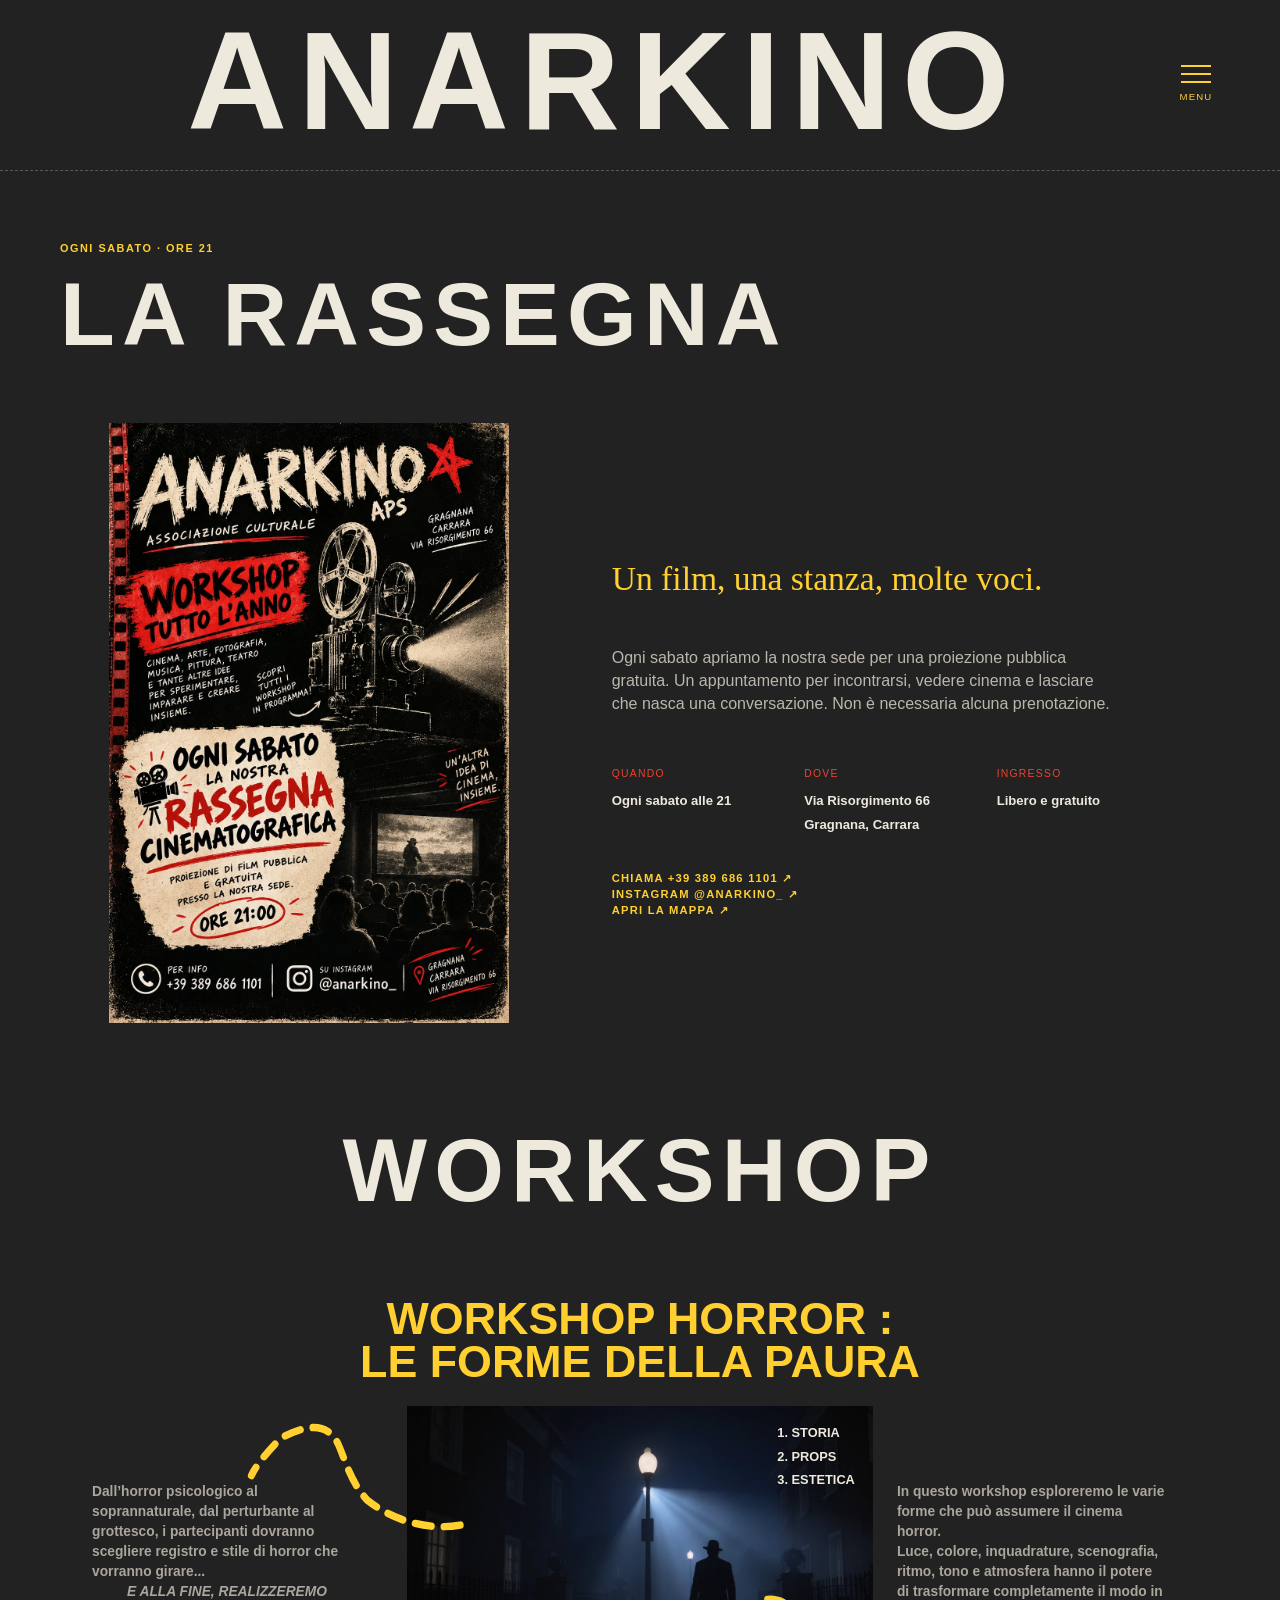
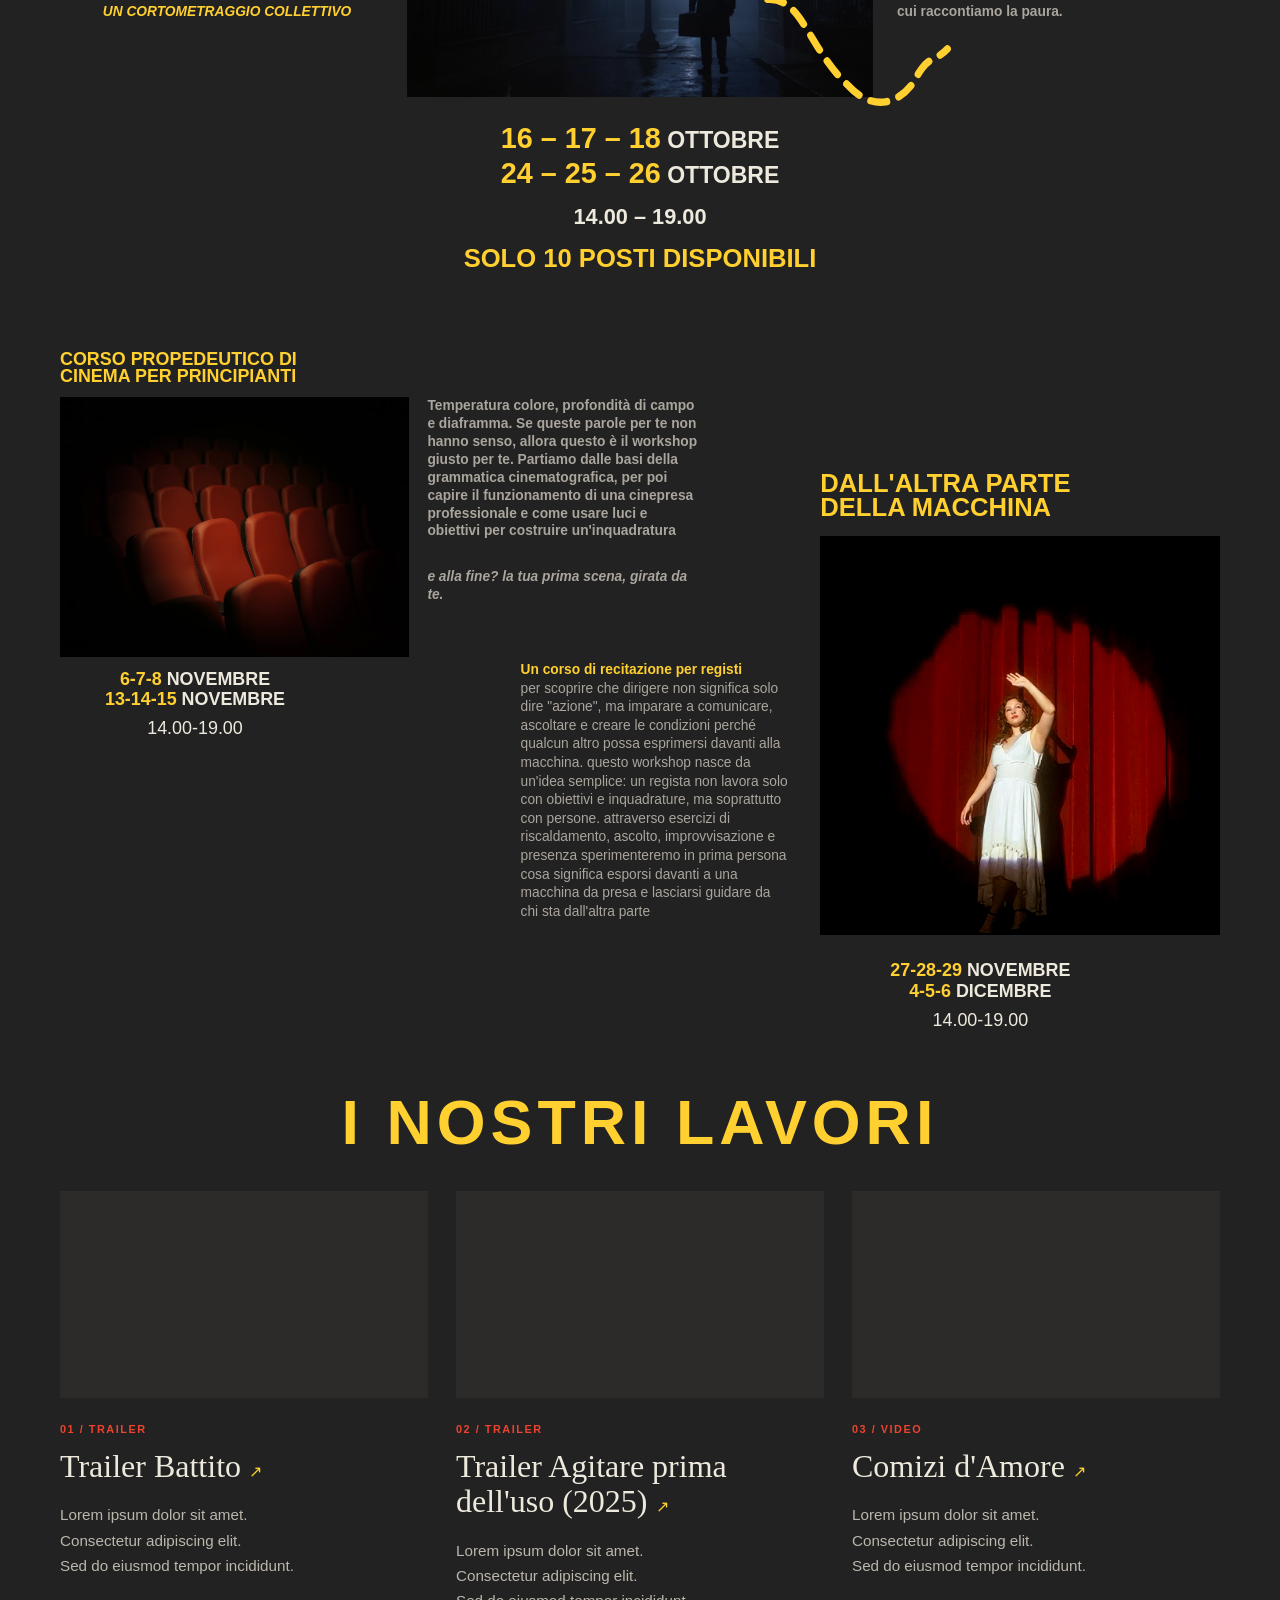
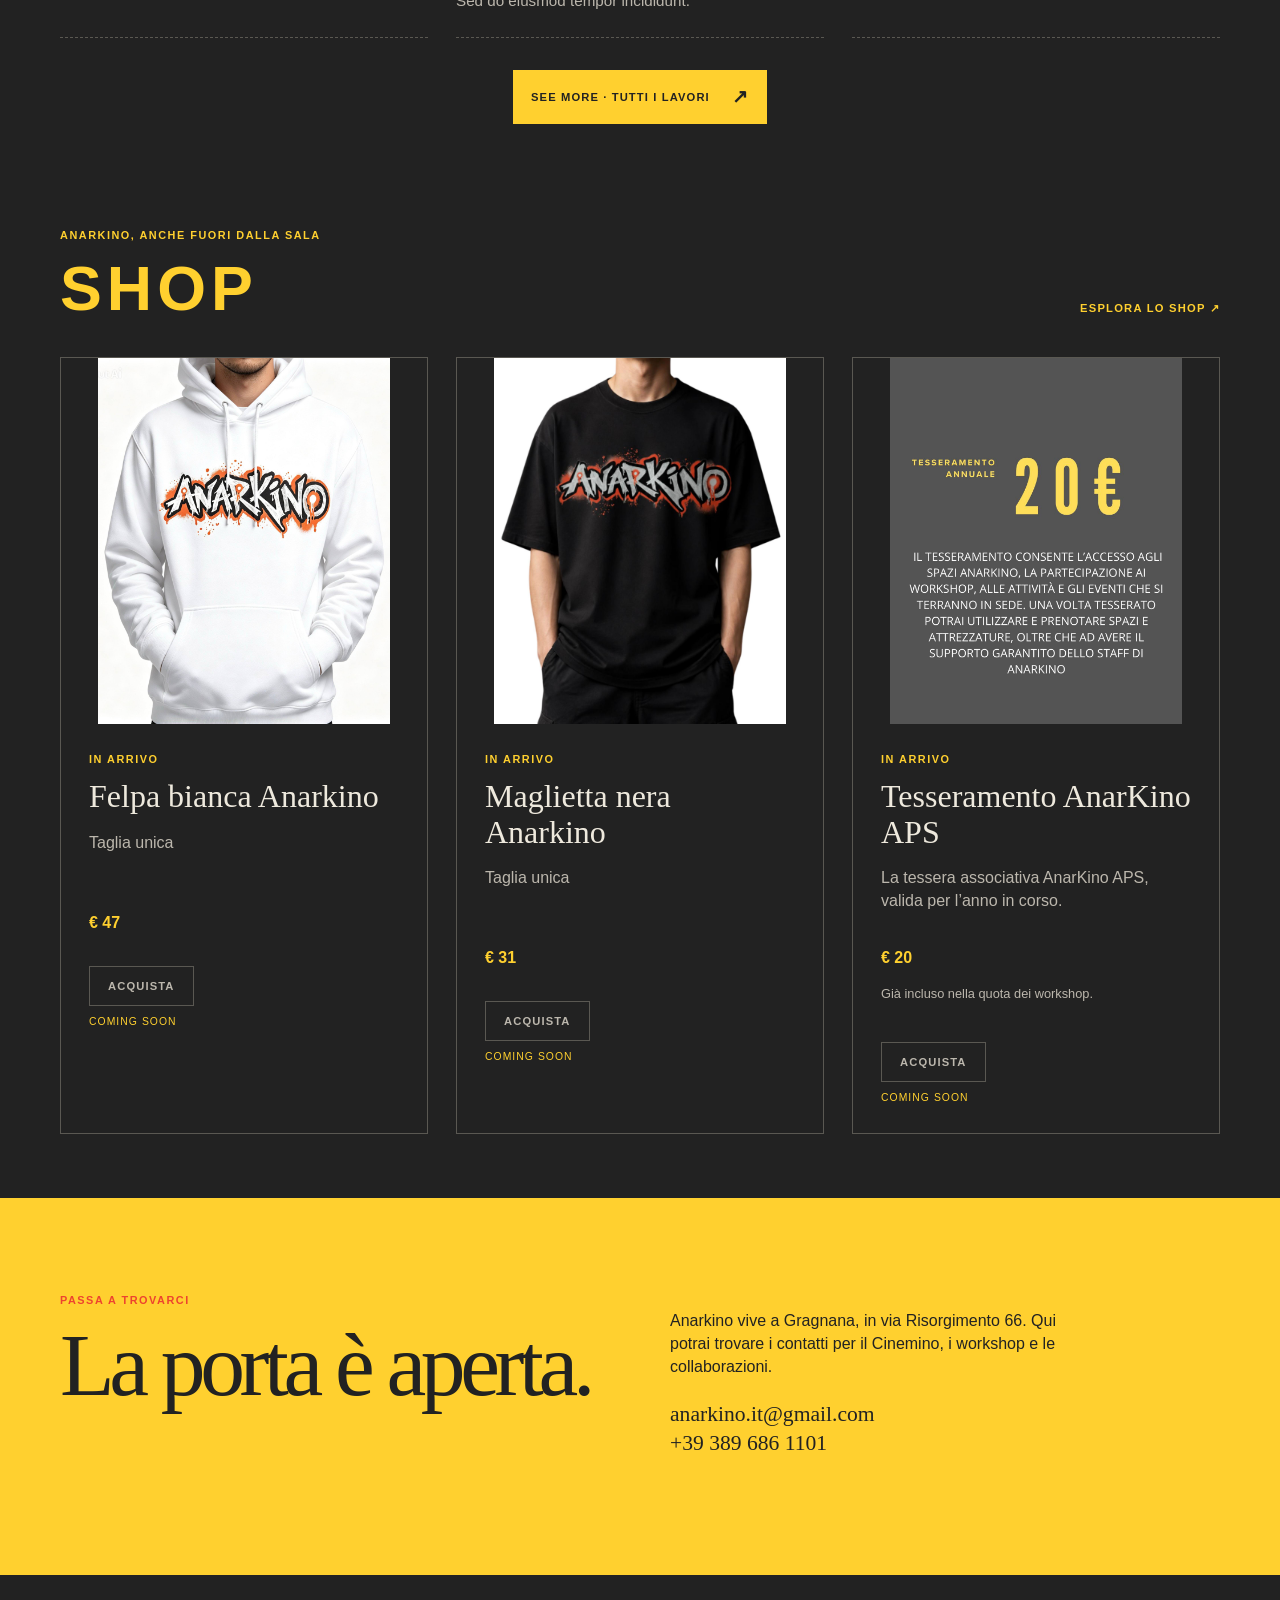
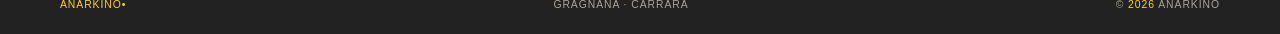
<file: index.html>
<!doctype html>
<html lang="it">
<head>
  <meta charset="utf-8">
  <meta name="viewport" content="width=device-width, initial-scale=1">
  <meta name="description" content="Anarkino: cinema, documentari, workshop e socialità a Gragnana, Carrara.">
  <title>Anarkino — Cinema, cultura e socialità</title>
  <link rel="stylesheet" href="/styles.css?v=scroll-4">
  <script defer src="/shop-config.js?v=prices-47-31"></script>
  <script defer src="/script.js?v=credits-1"></script>
  <script defer src="/arcade.js?v=scroll-4"></script>
</head>
<body>
  <header class="site-header">
    <a class="brand" href="/index.html#top" aria-label="Anarkino, torna all'inizio">ANARKINO</a>

    <details class="navigation">
      <summary aria-label="Menu di navigazione"><span class="hamburger" aria-hidden="true"><i></i><i></i><i></i></span><span class="menu-label">Menu</span></summary>
      <nav class="navigation-panel" aria-label="Navigazione principale">
        <div>
          <a href="/index.html#cinemino">La rassegna</a><a href="/index.html#workshop">Workshop</a>
          <a href="/index.html#lavori">I nostri lavori</a>
          <a href="/index.html#shop">Lo shop</a><a href="/index.html#contatti">Contatti</a>
        </div>
        <div>
          <a href="/workshop-horror.html">Le forme della paura ↗</a>
          <a href="/workshop-cinema.html">Cinema per principianti ↗</a>
          <a href="/workshop-acting.html">Dall'altra parte della macchina ↗</a>
          <a href="/portfolio.html">Portfolio ↗</a>
          <a href="/shop.html">Tutti i prodotti ↗</a>
        </div>
      </nav>
    </details>
  </header>

  <main id="top">
    <section id="cinemino" class="cinemino section-shell">
      <div class="section-heading">
        <p class="eyebrow">Ogni sabato · ore 21</p>
        <h2>LA RASSEGNA</h2>
      </div>
      <div class="cinema-card">
        <div class="cinema-poster"><img src="/assets/rassegna.webp" alt="Locandina del Cinemino, proiezioni pubbliche gratuite ogni sabato alle 21"></div>
        <div class="cinema-info">
          <p class="kicker">Un film, una stanza, molte voci.</p>
          <p>Ogni sabato apriamo la nostra sede per una proiezione pubblica gratuita. Un appuntamento per incontrarsi, vedere cinema e lasciare che nasca una conversazione. Non è necessaria alcuna prenotazione.</p>
          <div class="event-details">
            <div><span>Quando</span><strong>Ogni sabato alle 21</strong></div>
            <div><span>Dove</span><strong>Via Risorgimento 66<br>Gragnana, Carrara</strong></div>
            <div><span>Ingresso</span><strong>Libero e gratuito</strong></div>
          </div>
          <a class="text-link" href="tel:+393896861101">Chiama +39 389 686 1101 <span>↗</span></a>
          <a class="text-link" href="https://www.instagram.com/anarkino_" target="_blank" rel="noreferrer">Instagram @anarkino_ <span>↗</span></a>
          <a class="text-link" href="https://www.google.com/maps/search/?api=1&query=Via+Risorgimento+66%2C+Gragnana%2C+Carrara" target="_blank" rel="noreferrer">Apri la mappa <span>↗</span></a>
        </div>
      </div>
    </section>

    <section id="workshop" class="workshops section-shell section-dark">
      <div class="section-heading split-heading">
        <div><h2>WORKSHOP</h2></div>
      </div>
      <div class="workshop-grid">
        <article class="workshop-card workshop-horror">
          <svg class="horror-connectors" viewBox="0 0 1000 520" preserveAspectRatio="none" aria-hidden="true"><path d="M345 210 C315 215 285 205 265 190 C250 175 245 155 240 145 C230 125 210 130 190 140 C180 150 170 160 165 170"/><path d="M610 270 C640 268 645 310 680 340 C705 365 730 350 740 330 C750 315 755 320 765 310"/></svg>
          <div class="workshop-title">WORKSHOP HORROR :<br>LE FORME DELLA PAURA</div>
          <div class="workshop-left">
            <p>Dall’horror psicologico al soprannaturale, dal perturbante al grottesco, i partecipanti dovranno scegliere registro e stile di horror che vorranno girare...</p>
            <p class="highlight">E ALLA FINE, REALIZZEREMO<br><strong>UN CORTOMETRAGGIO COLLETTIVO</strong></p>
          </div>
          <div class="workshop-center">
            <img src="/assets/horror.webp" alt="Workshop horror">
            <div class="topics"><span>1. STORIA</span><span>2. PROPS</span><span>3. ESTETICA</span></div>
          </div>
          <div class="workshop-right">
            <p>In questo workshop esploreremo le varie forme che può assumere il cinema horror.</p>
            <p>Luce, colore, inquadrature, scenografia, ritmo, tono e atmosfera hanno il potere di trasformare completamente il modo in cui raccontiamo la paura.</p>
          </div>
          <div class="workshop-footer">
            <div class="dates"><strong>16 – 17 – 18</strong> OTTOBRE<br><strong>24 – 25 – 26</strong> OTTOBRE</div>
            <div class="time">14.00 – 19.00</div>
            <div class="places">SOLO 10 POSTI DISPONIBILI</div>
            <a class="workshop-cta" href="/workshop-horror.html">SCOPRI IL WORKSHOP</a>
          </div>
        </article>
        <article class="workshop-card workshop-cinema">
          <h3 class="cinema-workshop-title">corso propedeutico di<br>cinema per principianti</h3>
          <div class="cinema-workshop-image"><img src="/assets/base.webp" alt="Workshop di cinema base"></div>
          <div class="cinema-workshop-copy">
            <p>Temperatura colore, profondità di campo e diaframma. Se queste parole per te non hanno senso, allora questo è il workshop giusto per te. Partiamo dalle basi della grammatica cinematografica, per poi capire il funzionamento di una cinepresa professionale e come usare luci e obiettivi per costruire un'inquadratura</p>
            <p class="cinema-workshop-highlight">e alla fine? la tua prima scena, girata da te.</p>
          </div>
          <p class="cinema-workshop-dates"><strong>6-7-8 <span>NOVEMBRE</span></strong><br><strong>13-14-15 <span>NOVEMBRE</span></strong><br><span>14.00-19.00</span></p>
          <a class="workshop-cta cinema-workshop-cta" href="/workshop-cinema.html">SCOPRI IL WORKSHOP</a>
        </article>
        <article class="workshop-card workshop-acting">
          <h3 class="acting-workshop-title">DALL'ALTRA PARTE<br>DELLA MACCHINA</h3>
          <div class="workshop-image"><img src="/assets/recitazione.webp" alt="Workshop di recitazione"></div>
          <p class="acting-workshop-dates"><strong>27-28-29 <span>NOVEMBRE</span></strong><br><strong>4-5-6 <span>DICEMBRE</span></strong><br><span>14.00-19.00</span></p>
          <a class="workshop-cta acting-workshop-cta" href="/workshop-acting.html">SCOPRI IL WORKSHOP</a>
          <div class="acting-workshop-copy">
            <p><strong>Un corso di recitazione per registi</strong><br>per scoprire che dirigere non significa solo dire "azione", ma imparare a comunicare, ascoltare e creare le condizioni perché qualcun altro possa esprimersi davanti alla macchina. questo workshop nasce da un'idea semplice: un regista non lavora solo con obiettivi e inquadrature, ma soprattutto con persone. attraverso esercizi di riscaldamento, ascolto, improvvisazione e presenza sperimenteremo in prima persona cosa significa esporsi davanti a una macchina da presa e lasciarsi guidare da chi sta dall'altra parte</p>
          </div>
        </article>
      </div>
    </section>

    <section id="lavori" class="portfolio section-shell">
      <div class="section-heading split-heading"><h2>I nostri lavori</h2></div>
      <div class="film-grid">
        <article class="film-card">
          <div class="film-preview">
            <iframe src="https://www.youtube-nocookie.com/embed/Nd89qKnbX-U?controls=0&amp;playsinline=1" title="Anteprima: Trailer Battito" loading="lazy" tabindex="-1" aria-hidden="true" referrerpolicy="strict-origin-when-cross-origin"></iframe>
            <a class="film-open" href="https://www.youtube.com/watch?v=Nd89qKnbX-U" target="_blank" rel="noopener noreferrer" aria-label="Guarda Trailer Battito su YouTube (si apre in una nuova scheda)"></a>
          </div>
          <div class="film-copy"><p class="eyebrow">01 / Trailer</p><h3><a href="https://www.youtube.com/watch?v=Nd89qKnbX-U" target="_blank" rel="noopener noreferrer">Trailer Battito <span class="film-external" aria-hidden="true">↗</span><span class="visually-hidden"> (si apre in una nuova scheda)</span></a></h3>
            <!-- Descrizione provvisoria: sostituire liberamente con il testo del progetto. -->
            <p class="film-description">Lorem ipsum dolor sit amet.<br>
              Consectetur adipiscing elit.<br>
              Sed do eiusmod tempor incididunt.</p></div>
        </article>

        <article class="film-card">
          <div class="film-preview">
            <iframe src="https://www.youtube-nocookie.com/embed/jGB1APwGKus?controls=0&amp;playsinline=1" title="Anteprima: Trailer Agitare prima dell'uso (2025)" loading="lazy" tabindex="-1" aria-hidden="true" referrerpolicy="strict-origin-when-cross-origin"></iframe>
            <a class="film-open" href="https://www.youtube.com/watch?v=jGB1APwGKus" target="_blank" rel="noopener noreferrer" aria-label="Guarda Trailer Agitare prima dell'uso (2025) su YouTube (si apre in una nuova scheda)"></a>
          </div>
          <div class="film-copy"><p class="eyebrow">02 / Trailer</p><h3><a href="https://www.youtube.com/watch?v=jGB1APwGKus" target="_blank" rel="noopener noreferrer">Trailer Agitare prima dell'uso (2025) <span class="film-external" aria-hidden="true">↗</span><span class="visually-hidden"> (si apre in una nuova scheda)</span></a></h3>
            <!-- Descrizione provvisoria: sostituire liberamente con il testo del progetto. -->
            <p class="film-description">Lorem ipsum dolor sit amet.<br>
              Consectetur adipiscing elit.<br>
              Sed do eiusmod tempor incididunt.</p></div>
        </article>

        <article class="film-card">
          <div class="film-preview">
            <iframe src="https://www.youtube-nocookie.com/embed/_T9ZKdQ1u2Y?controls=0&amp;playsinline=1" title="Anteprima: Comizi d'Amore" loading="lazy" tabindex="-1" aria-hidden="true" referrerpolicy="strict-origin-when-cross-origin"></iframe>
            <a class="film-open" href="https://www.youtube.com/watch?v=_T9ZKdQ1u2Y" target="_blank" rel="noopener noreferrer" aria-label="Guarda Comizi d'Amore su YouTube (si apre in una nuova scheda)"></a>
          </div>
          <div class="film-copy"><p class="eyebrow">03 / Video</p><h3><a href="https://www.youtube.com/watch?v=_T9ZKdQ1u2Y" target="_blank" rel="noopener noreferrer">Comizi d'Amore <span class="film-external" aria-hidden="true">↗</span><span class="visually-hidden"> (si apre in una nuova scheda)</span></a></h3>
            <!-- Descrizione provvisoria: sostituire liberamente con il testo del progetto. -->
            <p class="film-description">Lorem ipsum dolor sit amet.<br>
              Consectetur adipiscing elit.<br>
              Sed do eiusmod tempor incididunt.</p></div>
        </article>
      </div>
      <div class="portfolio-more"><a class="button button-light" href="/portfolio.html">See more · Tutti i lavori <span aria-hidden="true">↗</span></a></div>
    </section>

    <section id="collaboratori" class="collaborators section-shell" hidden>
      <p class="eyebrow">Una rete che cresce</p><h2>Con chi collaboriamo</h2>
    </section>


    <section id="shop" class="shop-section section-shell">
      <div class="shop-heading"><div><p class="eyebrow">Anarkino, anche fuori dalla sala</p><h2>SHOP</h2></div><a class="text-link" href="/shop.html">Esplora lo shop ↗</a></div>
      <div class="product-grid" data-catalog="preview"></div>
      <noscript><p>Felpa bianca: €47. T-shirt nera: €31. Tesseramento AnarKino APS: €20. Acquisti online prossimamente.</p><a class="text-link" href="/shop.html">Scopri tutti i prodotti ↗</a></noscript>
    </section>

    <section id="contatti" class="contact section-shell">
      <div><p class="eyebrow">Passa a trovarci</p><h2>La porta è aperta.</h2></div>
      <div class="contact-copy"><p>Anarkino vive a Gragnana, in via Risorgimento 66. Qui potrai trovare i contatti per il Cinemino, i workshop e le collaborazioni.</p><p class="contact-details"><a href="mailto:anarkino.it@gmail.com">anarkino.it@gmail.com</a><br><a href="tel:+393896861101">+39 389 686 1101</a></p></div>
    </section>
  </main>

  <footer class="site-footer section-shell"><span>ANARKINO<span class="dot">•</span></span><span>Gragnana · Carrara</span><span>© <span id="year"></span> Anarkino</span></footer>
</body>
</html>
</file>
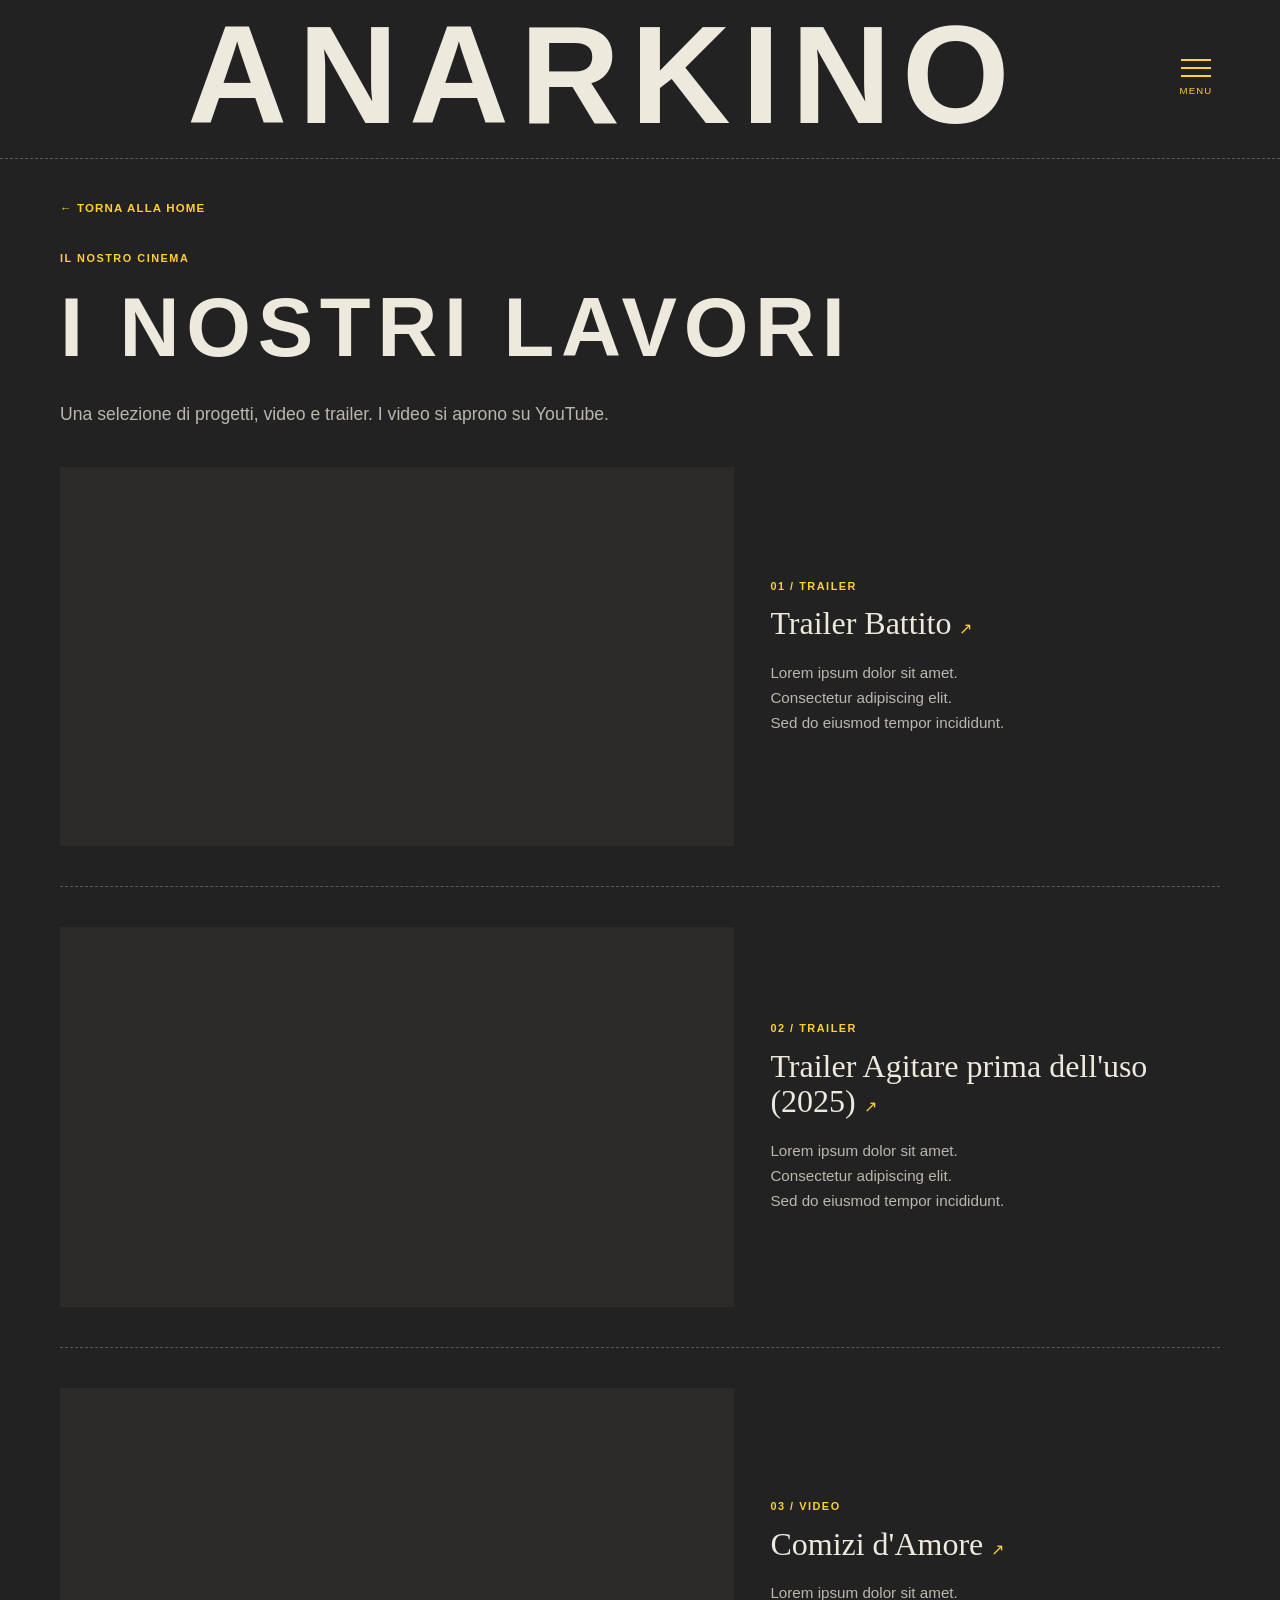
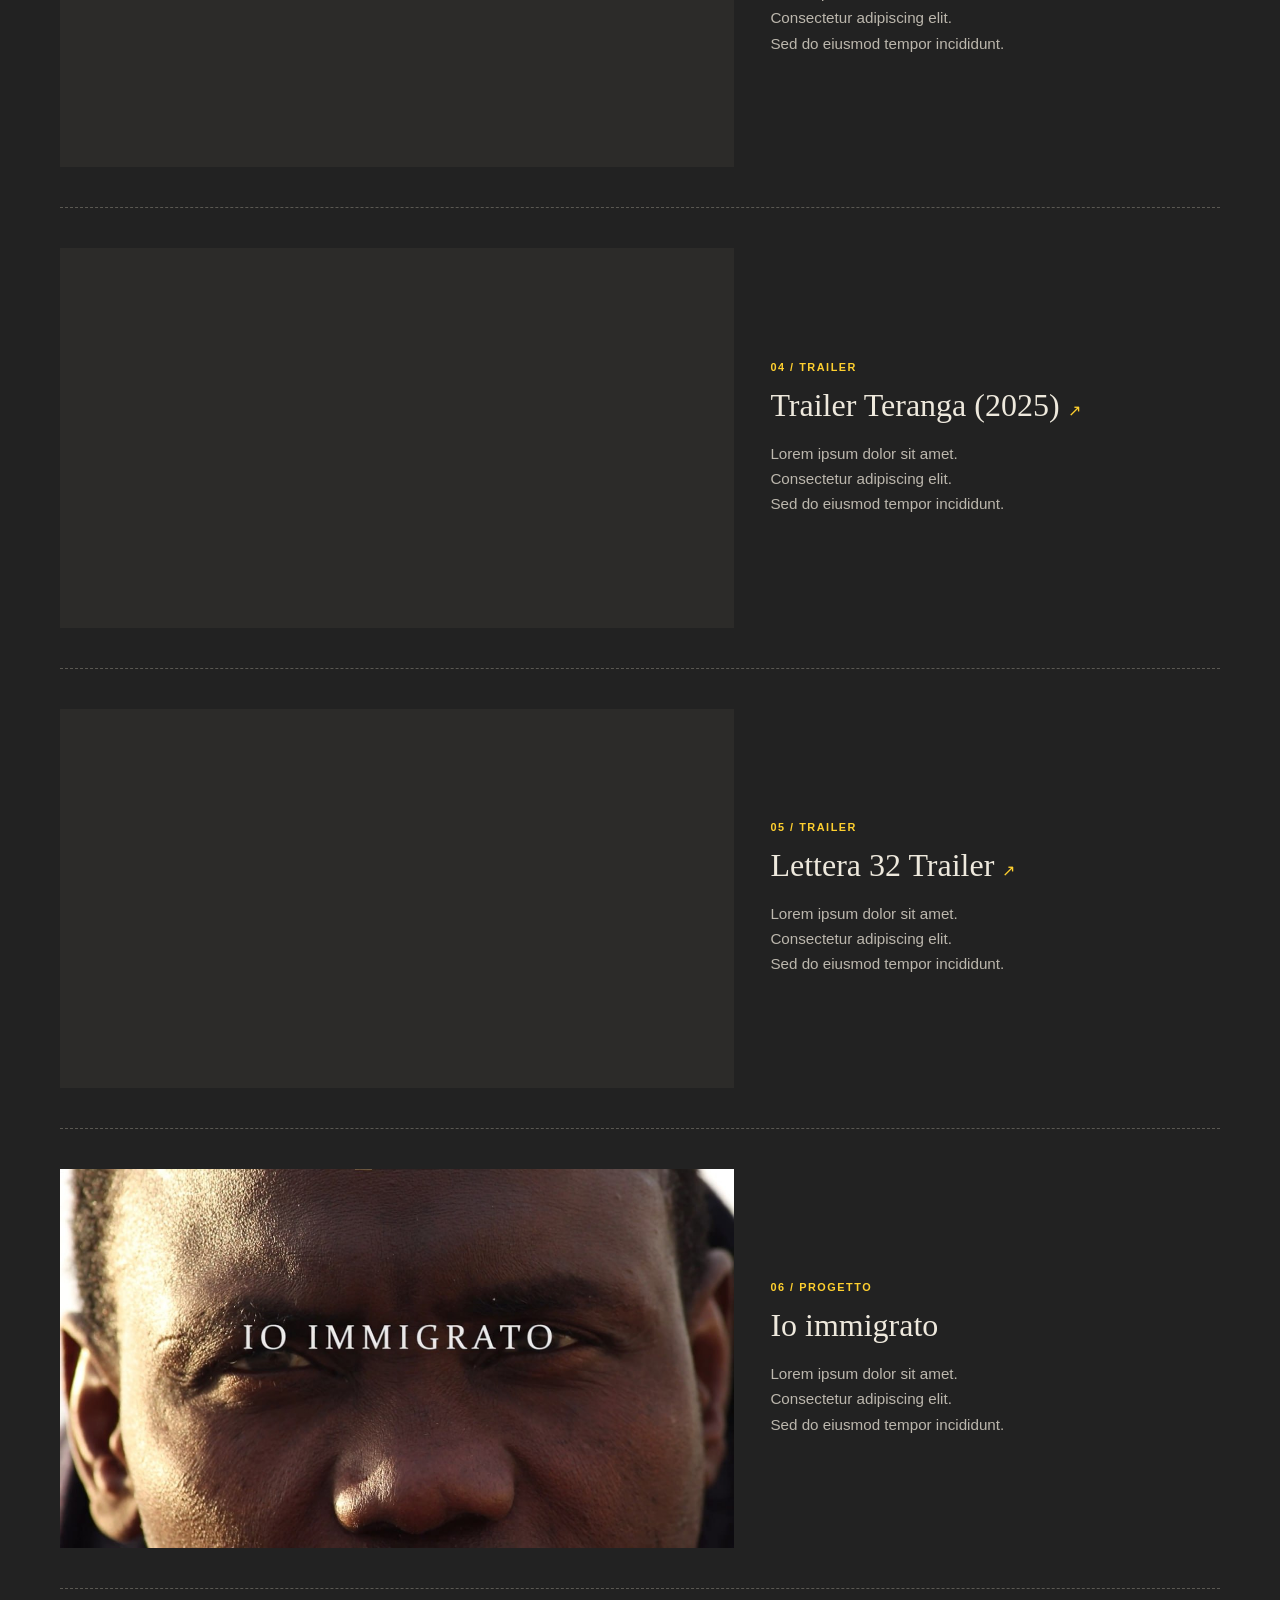
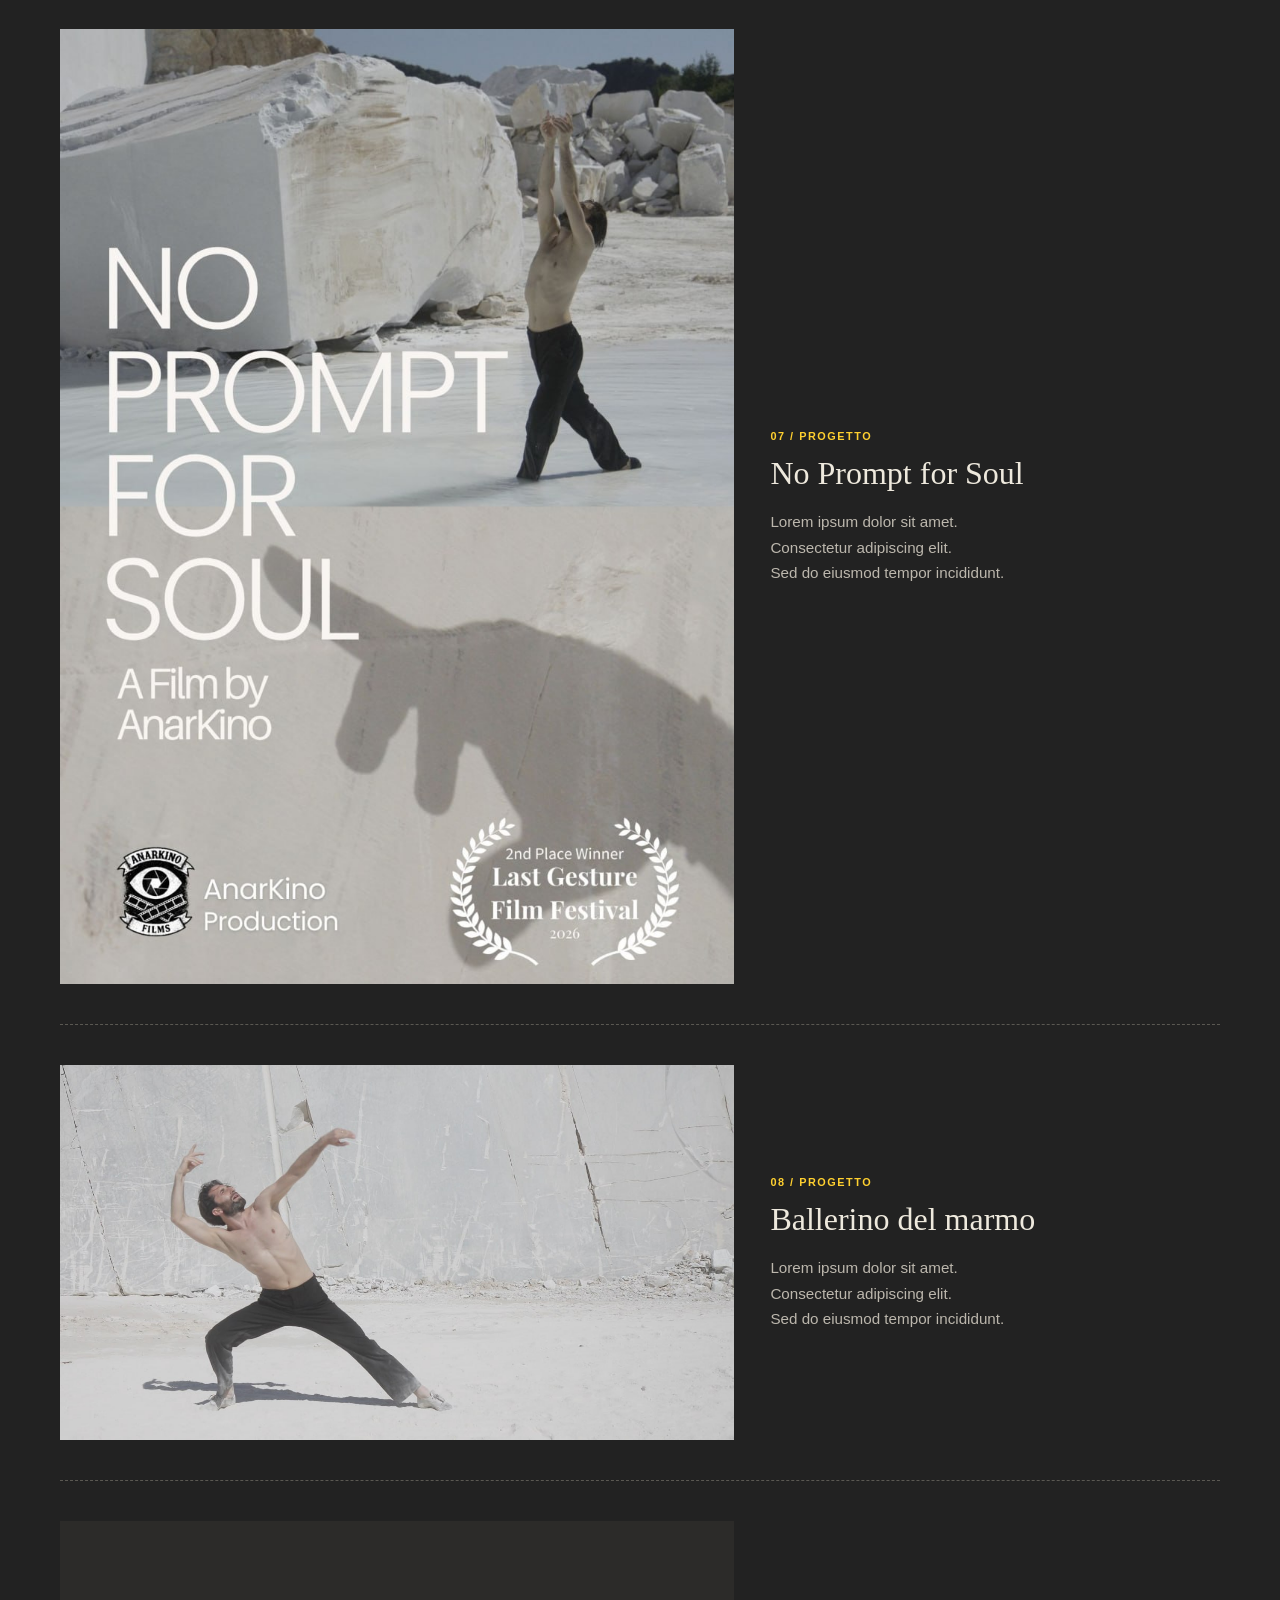
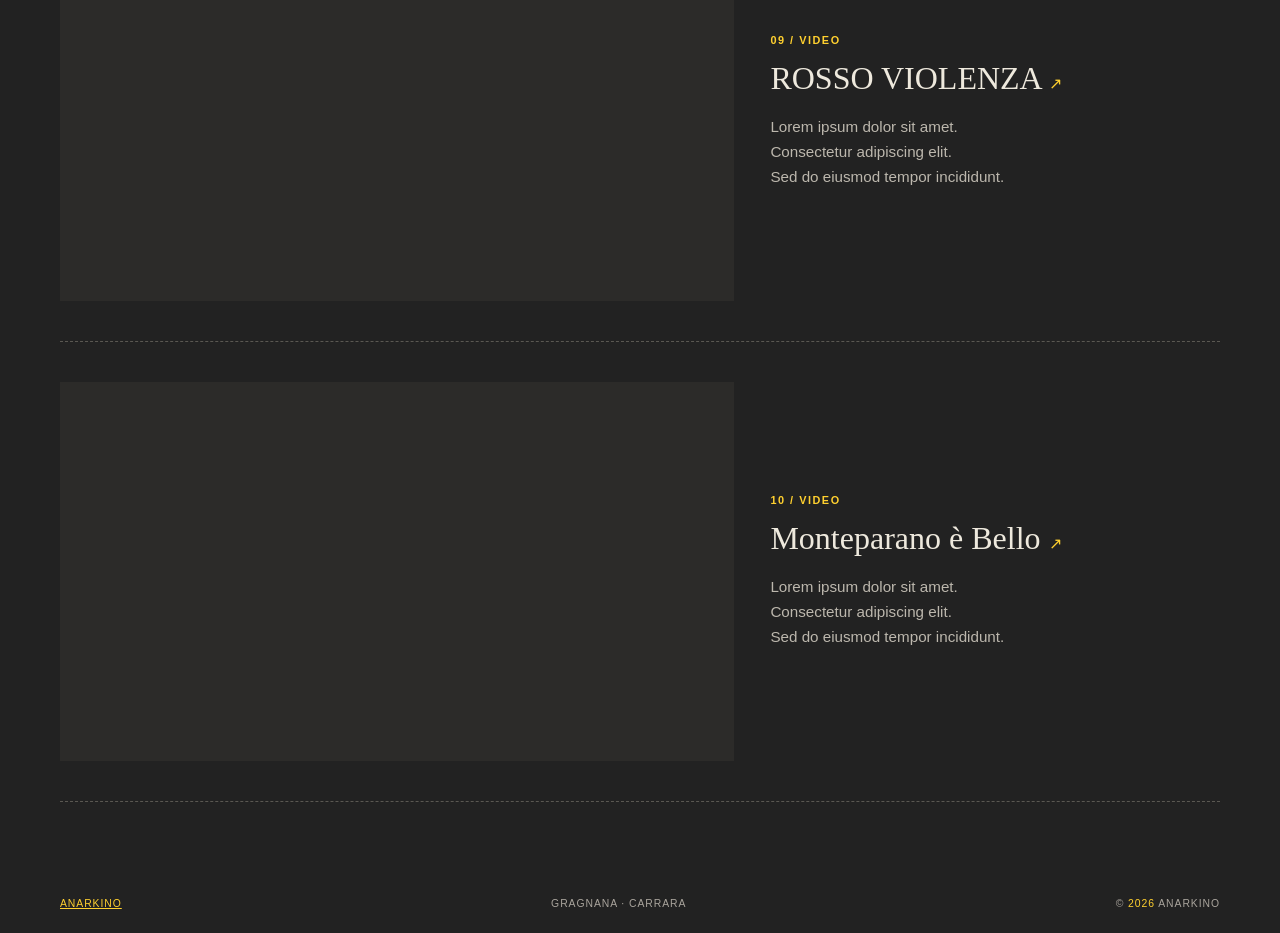
<file: portfolio.html>
<!doctype html>
<html lang="it">
<head>
  <meta charset="utf-8">
  <meta name="viewport" content="width=device-width, initial-scale=1">
  <meta name="description" content="I lavori di Anarkino: Trailer Battito, Trailer Agitare prima dell'uso (2025) Comizi d'Amore e Trailer Teranga (2025).">
  <title>Portfolio | Anarkino</title>
  <link rel="stylesheet" href="/styles.css?v=scroll-4">
  <script defer src="/script.js?v=credits-1"></script>
  <script defer src="/arcade.js?v=scroll-4"></script>
</head>
<body>
  <header class="site-header workshop-detail-header">
    <a class="brand" href="/index.html" aria-label="Anarkino, torna alla home">ANARKINO</a>
    <details class="navigation">
      <summary aria-label="Menu di navigazione"><span class="hamburger" aria-hidden="true"><i></i><i></i><i></i></span><span class="menu-label">Menu</span></summary>
      <nav class="navigation-panel" aria-label="Navigazione principale">
        <div>
          <a href="/index.html#cinemino">La rassegna</a><a href="/index.html#workshop">Workshop</a>
          <a href="/index.html#lavori">I nostri lavori</a>
          <a href="/index.html#shop">Lo shop</a><a href="/index.html#contatti">Contatti</a>
        </div>
        <div>
          <a href="/workshop-horror.html">Le forme della paura ↗</a>
          <a href="/workshop-cinema.html">Cinema per principianti ↗</a>
          <a href="/workshop-acting.html">Dall'altra parte della macchina ↗</a>
          <a href="/portfolio.html">Portfolio ↗</a>
          <a href="/shop.html">Tutti i prodotti ↗</a>
        </div>
      </nav>
    </details>
  </header>
  <main class="portfolio-page section-shell">
    <a class="back-link" href="/index.html#lavori">← Torna alla home</a>
    <p class="eyebrow">Il nostro cinema</p>
    <h1>I NOSTRI LAVORI</h1>
    <p class="portfolio-lead">Una selezione di progetti, video e trailer. I video si aprono su YouTube.</p>
    <div class="film-grid">
        <article class="film-card">
          <div class="film-preview">
            <iframe src="https://www.youtube-nocookie.com/embed/Nd89qKnbX-U?controls=0&amp;playsinline=1" title="Anteprima: Trailer Battito" loading="lazy" tabindex="-1" aria-hidden="true" referrerpolicy="strict-origin-when-cross-origin"></iframe>
            <a class="film-open" href="https://www.youtube.com/watch?v=Nd89qKnbX-U" target="_blank" rel="noopener noreferrer" aria-label="Guarda Trailer Battito su YouTube (si apre in una nuova scheda)"></a>
          </div>
          <div class="film-copy"><p class="eyebrow">01 / Trailer</p><h3><a href="https://www.youtube.com/watch?v=Nd89qKnbX-U" target="_blank" rel="noopener noreferrer">Trailer Battito <span class="film-external" aria-hidden="true">↗</span><span class="visually-hidden"> (si apre in una nuova scheda)</span></a></h3>
            <!-- Descrizione provvisoria: sostituire liberamente con il testo del progetto. -->
            <p class="film-description">Lorem ipsum dolor sit amet.<br>
              Consectetur adipiscing elit.<br>
              Sed do eiusmod tempor incididunt.</p></div>
        </article>

        <article class="film-card">
          <div class="film-preview">
            <iframe src="https://www.youtube-nocookie.com/embed/jGB1APwGKus?controls=0&amp;playsinline=1" title="Anteprima: Trailer Agitare prima dell'uso (2025)" loading="lazy" tabindex="-1" aria-hidden="true" referrerpolicy="strict-origin-when-cross-origin"></iframe>
            <a class="film-open" href="https://www.youtube.com/watch?v=jGB1APwGKus" target="_blank" rel="noopener noreferrer" aria-label="Guarda Trailer Agitare prima dell'uso (2025) su YouTube (si apre in una nuova scheda)"></a>
          </div>
          <div class="film-copy"><p class="eyebrow">02 / Trailer</p><h3><a href="https://www.youtube.com/watch?v=jGB1APwGKus" target="_blank" rel="noopener noreferrer">Trailer Agitare prima dell'uso (2025) <span class="film-external" aria-hidden="true">↗</span><span class="visually-hidden"> (si apre in una nuova scheda)</span></a></h3>
            <!-- Descrizione provvisoria: sostituire liberamente con il testo del progetto. -->
            <p class="film-description">Lorem ipsum dolor sit amet.<br>
              Consectetur adipiscing elit.<br>
              Sed do eiusmod tempor incididunt.</p></div>
        </article>

        <article class="film-card">
          <div class="film-preview">
            <iframe src="https://www.youtube-nocookie.com/embed/_T9ZKdQ1u2Y?controls=0&amp;playsinline=1" title="Anteprima: Comizi d'Amore" loading="lazy" tabindex="-1" aria-hidden="true" referrerpolicy="strict-origin-when-cross-origin"></iframe>
            <a class="film-open" href="https://www.youtube.com/watch?v=_T9ZKdQ1u2Y" target="_blank" rel="noopener noreferrer" aria-label="Guarda Comizi d'Amore su YouTube (si apre in una nuova scheda)"></a>
          </div>
          <div class="film-copy"><p class="eyebrow">03 / Video</p><h3><a href="https://www.youtube.com/watch?v=_T9ZKdQ1u2Y" target="_blank" rel="noopener noreferrer">Comizi d'Amore <span class="film-external" aria-hidden="true">↗</span><span class="visually-hidden"> (si apre in una nuova scheda)</span></a></h3>
            <!-- Descrizione provvisoria: sostituire liberamente con il testo del progetto. -->
            <p class="film-description">Lorem ipsum dolor sit amet.<br>
              Consectetur adipiscing elit.<br>
              Sed do eiusmod tempor incididunt.</p></div>
        </article>

        <article class="film-card">
          <div class="film-preview">
            <iframe src="https://www.youtube-nocookie.com/embed/D2aHnVqJETQ?controls=0&amp;playsinline=1" title="Anteprima: Trailer Teranga (2025)" loading="lazy" tabindex="-1" aria-hidden="true" referrerpolicy="strict-origin-when-cross-origin"></iframe>
            <a class="film-open" href="https://www.youtube.com/watch?v=D2aHnVqJETQ" target="_blank" rel="noopener noreferrer" aria-label="Guarda Trailer Teranga (2025) su YouTube (si apre in una nuova scheda)"></a>
          </div>
          <div class="film-copy"><p class="eyebrow">04 / Trailer</p><h3><a href="https://www.youtube.com/watch?v=D2aHnVqJETQ" target="_blank" rel="noopener noreferrer">Trailer Teranga (2025) <span class="film-external" aria-hidden="true">↗</span><span class="visually-hidden"> (si apre in una nuova scheda)</span></a></h3>
            <!-- Descrizione provvisoria: sostituire liberamente con il testo del progetto. -->
            <p class="film-description">Lorem ipsum dolor sit amet.<br>
              Consectetur adipiscing elit.<br>
              Sed do eiusmod tempor incididunt.</p></div>
        </article>
        <article class="film-card">
          <div class="film-preview">
            <iframe src="https://www.youtube-nocookie.com/embed/lI7cRRtDvO0?controls=0&amp;playsinline=1" title="Anteprima: Lettera 32 Trailer" loading="lazy" tabindex="-1" aria-hidden="true" referrerpolicy="strict-origin-when-cross-origin"></iframe>
            <a class="film-open" href="https://www.youtube.com/watch?v=lI7cRRtDvO0" target="_blank" rel="noopener noreferrer" aria-label="Guarda Lettera 32 Trailer su YouTube (si apre in una nuova scheda)"></a>
          </div>
          <div class="film-copy"><p class="eyebrow">05 / Trailer</p><h3><a href="https://www.youtube.com/watch?v=lI7cRRtDvO0" target="_blank" rel="noopener noreferrer">Lettera 32 Trailer <span class="film-external" aria-hidden="true">↗</span><span class="visually-hidden"> (si apre in una nuova scheda)</span></a></h3>
            <!-- Descrizione provvisoria: sostituire liberamente con il testo del progetto. -->
            <p class="film-description">Lorem ipsum dolor sit amet.<br>
              Consectetur adipiscing elit.<br>
              Sed do eiusmod tempor incididunt.</p></div>
        </article>
        <article class="film-card film-card-image">
          <div class="film-preview film-preview-image"><img src="/assets/portfolio/ioimmigrato.jpg" alt="Io immigrato" loading="lazy"></div>
          <div class="film-copy"><p class="eyebrow">06 / Progetto</p><h3>Io immigrato</h3>
            <!-- Descrizione provvisoria: sostituire liberamente con il testo del progetto. -->
            <p class="film-description">Lorem ipsum dolor sit amet.<br>
              Consectetur adipiscing elit.<br>
              Sed do eiusmod tempor incididunt.</p></div>
        </article>
        <article class="film-card film-card-image">
          <div class="film-preview film-preview-image"><img src="/assets/portfolio/nopromptforsoul.jpg" alt="No Prompt for Soul" loading="lazy"></div>
          <div class="film-copy"><p class="eyebrow">07 / Progetto</p><h3>No Prompt for Soul</h3>
            <!-- Descrizione provvisoria: sostituire liberamente con il testo del progetto. -->
            <p class="film-description">Lorem ipsum dolor sit amet.<br>
              Consectetur adipiscing elit.<br>
              Sed do eiusmod tempor incididunt.</p></div>
        </article>
        <article class="film-card film-card-image">
          <div class="film-preview film-preview-image"><img src="/assets/portfolio/ballerinomarmo2.jpg" alt="Ballerino del marmo" loading="lazy"></div>
          <div class="film-copy"><p class="eyebrow">08 / Progetto</p><h3>Ballerino del marmo</h3>
            <!-- Descrizione provvisoria: sostituire liberamente con il testo del progetto. -->
            <p class="film-description">Lorem ipsum dolor sit amet.<br>
              Consectetur adipiscing elit.<br>
              Sed do eiusmod tempor incididunt.</p></div>
        </article>
        <article class="film-card">
          <div class="film-preview">
            <iframe src="https://www.youtube-nocookie.com/embed/Fn0TRE08Cjc?controls=0&amp;playsinline=1" title="Anteprima: ROSSO VIOLENZA" loading="lazy" tabindex="-1" aria-hidden="true" referrerpolicy="strict-origin-when-cross-origin"></iframe>
            <a class="film-open" href="https://www.youtube.com/watch?v=Fn0TRE08Cjc" target="_blank" rel="noopener noreferrer" aria-label="Guarda ROSSO VIOLENZA su YouTube (si apre in una nuova scheda)"></a>
          </div>
          <div class="film-copy"><p class="eyebrow">09 / Video</p><h3><a href="https://www.youtube.com/watch?v=Fn0TRE08Cjc" target="_blank" rel="noopener noreferrer">ROSSO VIOLENZA <span class="film-external" aria-hidden="true">↗</span><span class="visually-hidden"> (si apre in una nuova scheda)</span></a></h3>
            <!-- Descrizione provvisoria: sostituire liberamente con il testo del progetto. -->
            <p class="film-description">Lorem ipsum dolor sit amet.<br>
              Consectetur adipiscing elit.<br>
              Sed do eiusmod tempor incididunt.</p></div>
        </article>
        <article class="film-card">
          <div class="film-preview">
            <iframe src="https://www.youtube-nocookie.com/embed/vpqidp2Cets?controls=0&amp;playsinline=1" title="Anteprima: Monteparano è Bello" loading="lazy" tabindex="-1" aria-hidden="true" referrerpolicy="strict-origin-when-cross-origin"></iframe>
            <a class="film-open" href="https://www.youtube.com/watch?v=vpqidp2Cets" target="_blank" rel="noopener noreferrer" aria-label="Guarda Monteparano è Bello su YouTube (si apre in una nuova scheda)"></a>
          </div>
          <div class="film-copy"><p class="eyebrow">10 / Video</p><h3><a href="https://www.youtube.com/watch?v=vpqidp2Cets" target="_blank" rel="noopener noreferrer">Monteparano è Bello <span class="film-external" aria-hidden="true">↗</span><span class="visually-hidden"> (si apre in una nuova scheda)</span></a></h3>
            <!-- Descrizione provvisoria: sostituire liberamente con il testo del progetto. -->
            <p class="film-description">Lorem ipsum dolor sit amet.<br>
              Consectetur adipiscing elit.<br>
              Sed do eiusmod tempor incididunt.</p></div>
        </article>
    </div>
  </main>
  <footer class="site-footer section-shell"><a href="/index.html">ANARKINO</a><span>Gragnana · Carrara</span><span>© <span id="year"></span> Anarkino</span></footer>
</body>
</html>
</file>
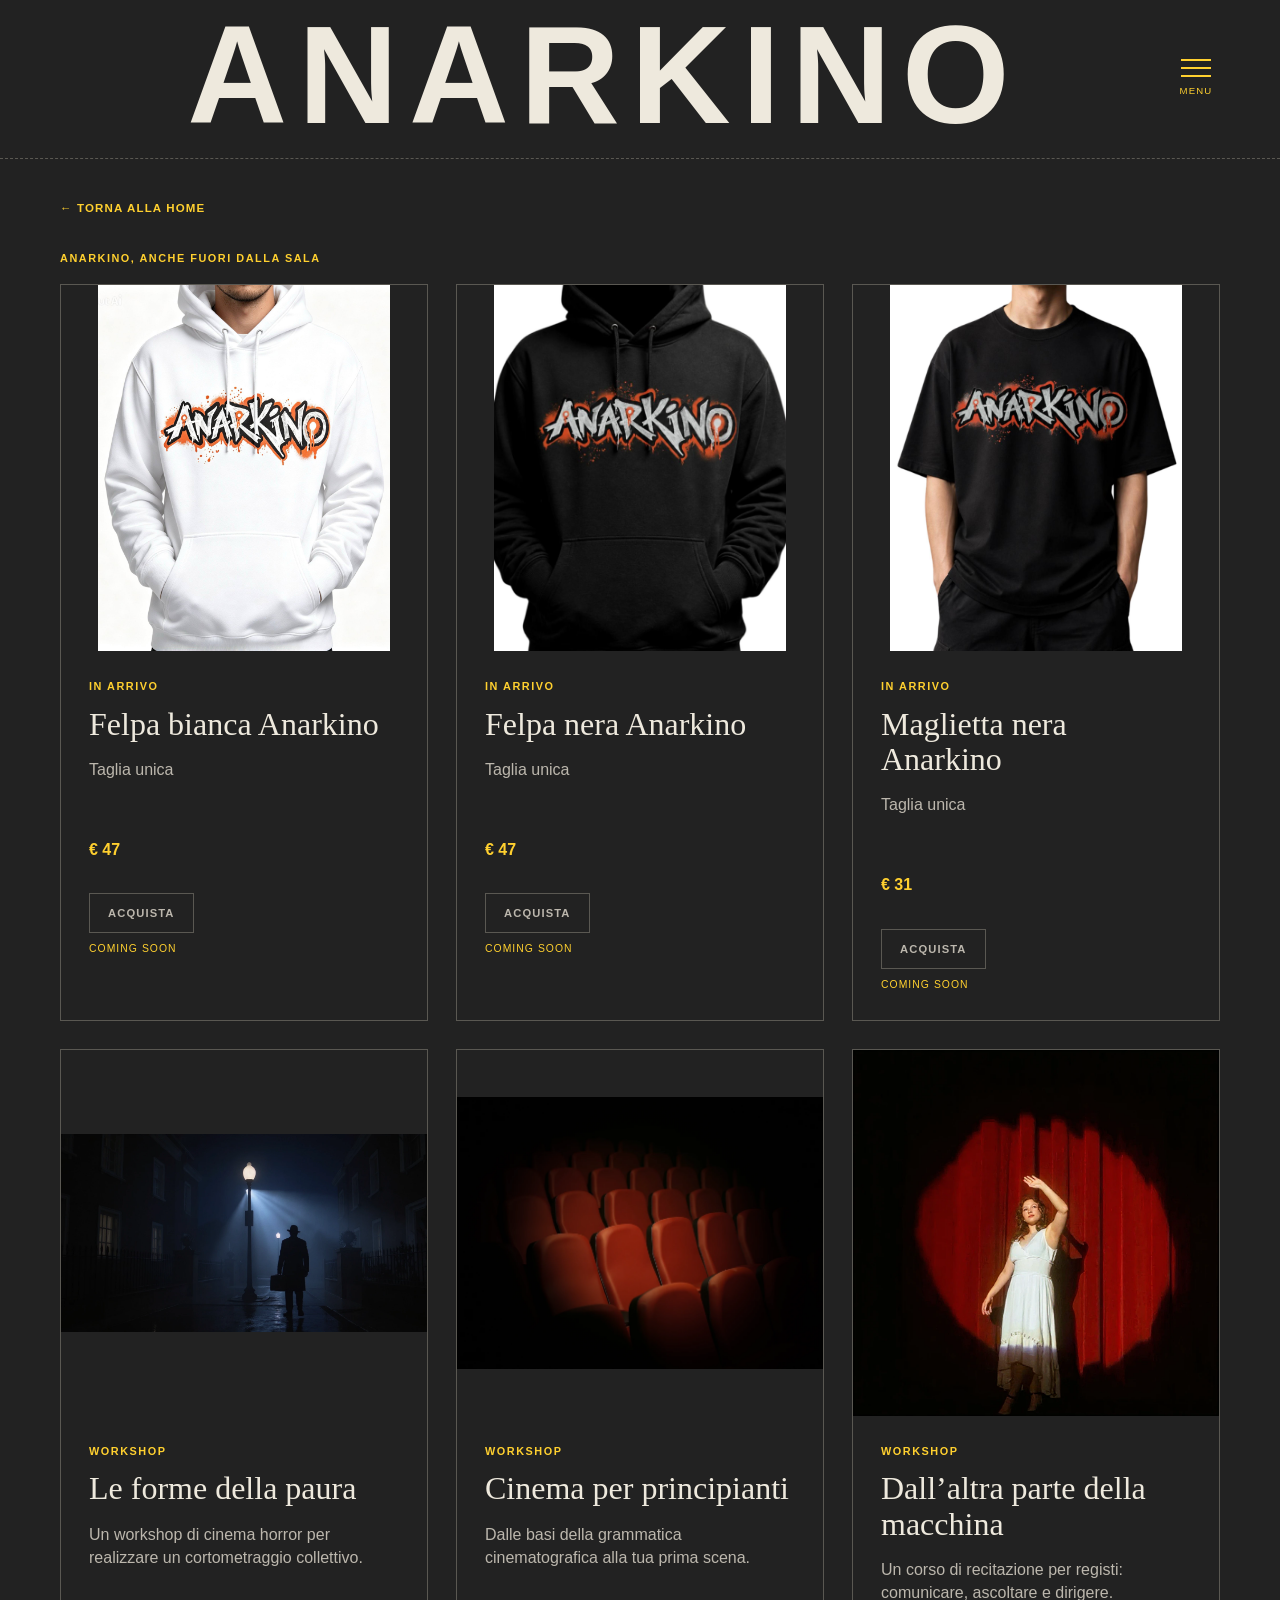
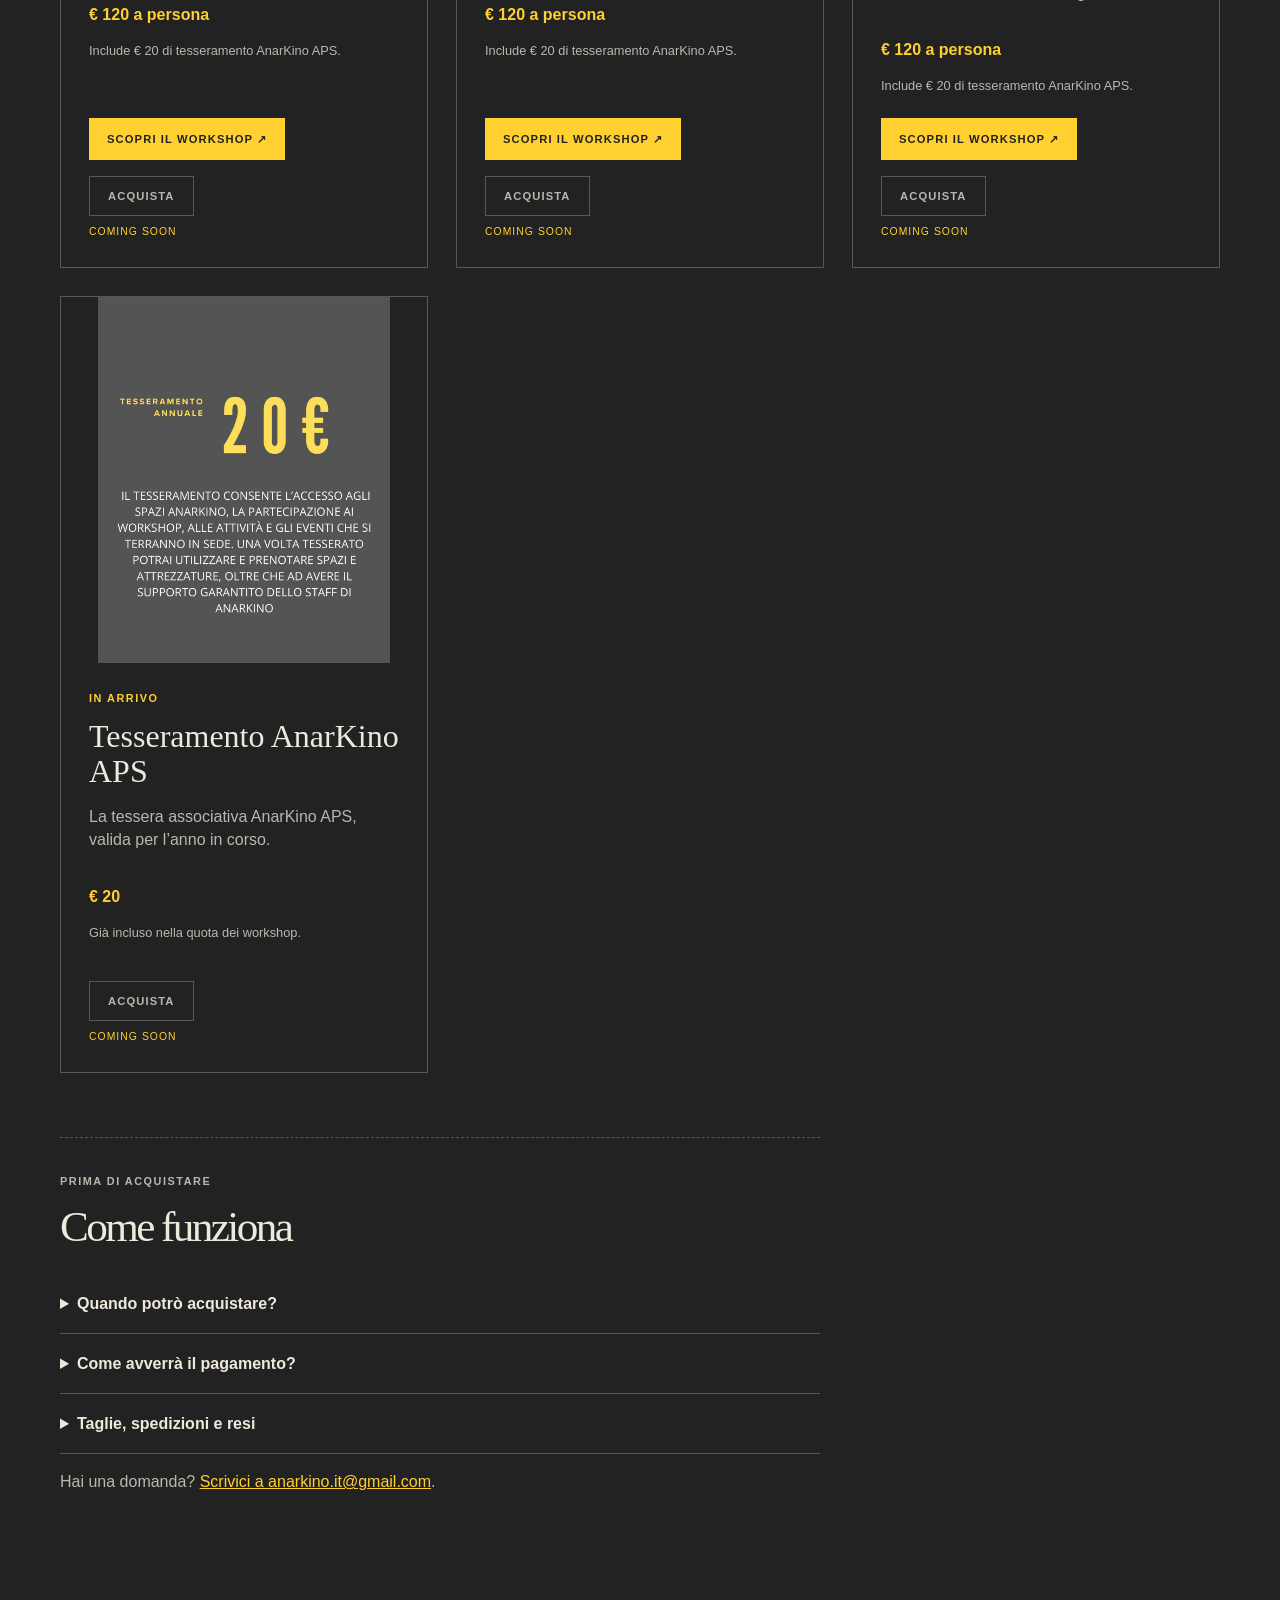
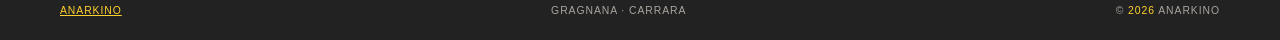
<file: shop.html>
<!doctype html>
<html lang="it">
<head>
  <meta charset="utf-8"><meta name="viewport" content="width=device-width, initial-scale=1">
  <meta name="description" content="Lo shop di Anarkino: felpe, maglietta e workshop di cinema e recitazione.">
  <title>Shop | Anarkino</title>
  <link rel="stylesheet" href="/styles.css?v=scroll-4">
  <script defer src="/shop-config.js?v=prices-47-31"></script><script defer src="/script.js?v=credits-1"></script>
  <script defer src="/arcade.js?v=scroll-4"></script>
</head>
<body><header class="site-header workshop-detail-header">
    <a class="brand" href="/index.html" aria-label="Anarkino, torna alla home">ANARKINO</a>
    <details class="navigation">
      <summary aria-label="Menu di navigazione"><span class="hamburger" aria-hidden="true"><i></i><i></i><i></i></span><span class="menu-label">Menu</span></summary>
      <nav class="navigation-panel" aria-label="Navigazione principale">
        <div>
          <a href="/index.html#cinemino">La rassegna</a><a href="/index.html#workshop">Workshop</a>
          <a href="/index.html#lavori">I nostri lavori</a>
          <a href="/index.html#shop">Lo shop</a><a href="/index.html#contatti">Contatti</a>
        </div>
        <div>
          <a href="/workshop-horror.html">Le forme della paura ↗</a>
          <a href="/workshop-cinema.html">Cinema per principianti ↗</a>
          <a href="/workshop-acting.html">Dall'altra parte della macchina ↗</a>
          <a href="/portfolio.html">Portfolio ↗</a>
          <a href="/shop.html">Tutti i prodotti ↗</a>
        </div>
      </nav>
    </details>
  </header>
  <main class="shop-page section-shell">
    <a class="back-link" href="/index.html#shop">← Torna alla home</a>
    <p class="eyebrow">Anarkino, anche fuori dalla sala</p>
    <h1 hidden>Portaci <em>con te.</em></h1>
    <p class="shop-intro" hidden>Felpa bianca, felpa nera, maglietta e tesseramento AnarKino APS, insieme ai nostri tre workshop di cinema e recitazione. Scopri i corsi e scegli cosa portare con te.</p>
    <div class="product-grid" data-catalog="all"></div>
    <noscript><p>Felpa bianca, felpa nera e maglietta Anarkino: in arrivo. Workshop a € 120 a persona, tesseramento incluso: <a href="/workshop-horror.html">Horror</a>, <a href="/workshop-cinema.html">Cinema per principianti</a> e <a href="/workshop-acting.html">Recitazione</a>.</p></noscript>
    <section class="shop-help" aria-labelledby="shop-help-title">
      <p class="eyebrow">Prima di acquistare</p><h2 id="shop-help-title">Come funziona</h2>
      <details><summary>Quando potrò acquistare?</summary><p>Felpe e maglietta saranno acquistabili prossimamente. Per i workshop, visita la pagina del corso e contattaci per informazioni e iscrizioni.</p></details>
      <details><summary>Come avverrà il pagamento?</summary><p>Quando un prodotto sarà disponibile, il pulsante di acquisto ti porterà alla sua pagina di pagamento sicuro su Stripe.</p></details>
      <details><summary>Taglie, spedizioni e resi</summary><p>Le informazioni su taglie, consegna e resi saranno pubblicate prima dell’apertura delle vendite.</p></details>
      <p>Hai una domanda? <a href="mailto:anarkino.it@gmail.com">Scrivici a anarkino.it@gmail.com</a>.</p>
    </section>
  </main>
  <footer class="site-footer section-shell"><a href="/index.html">ANARKINO</a><span>Gragnana · Carrara</span><span>© <span id="year"></span> Anarkino</span></footer>
</body>
</html>
</file>
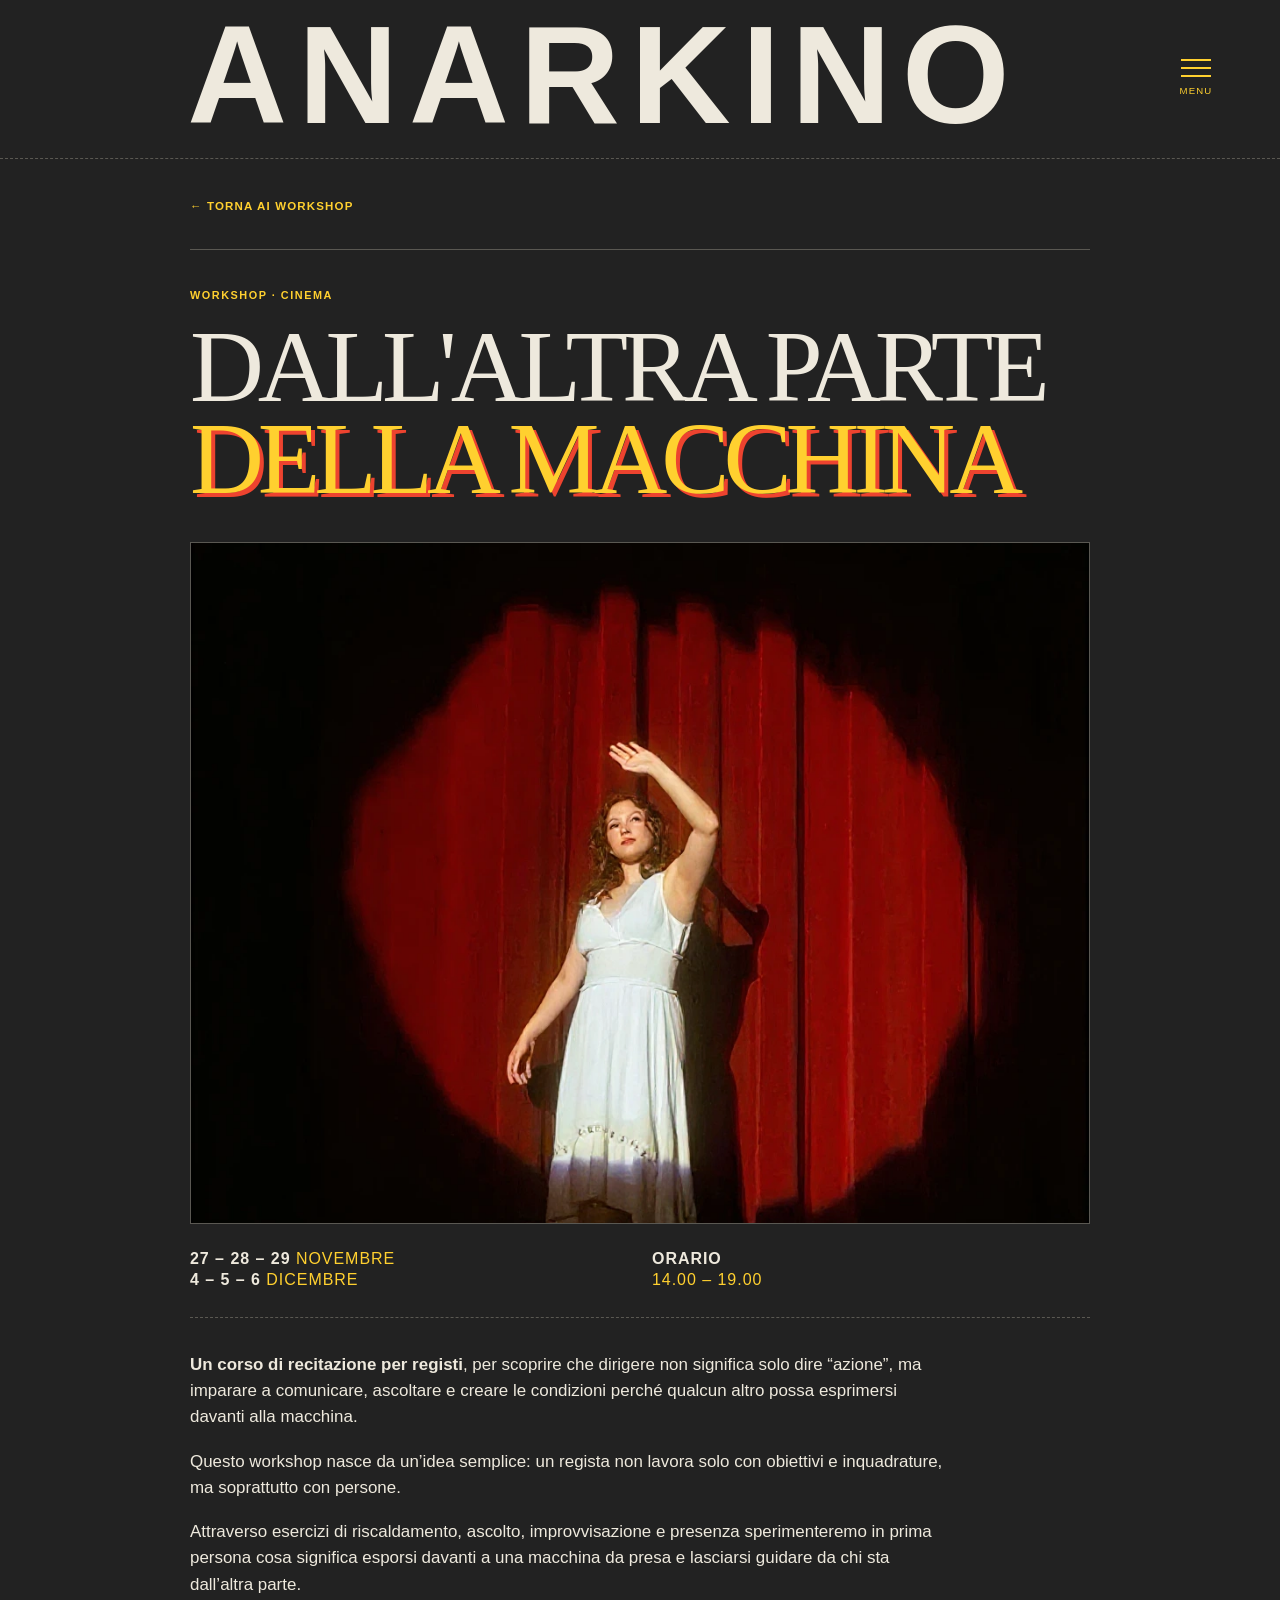
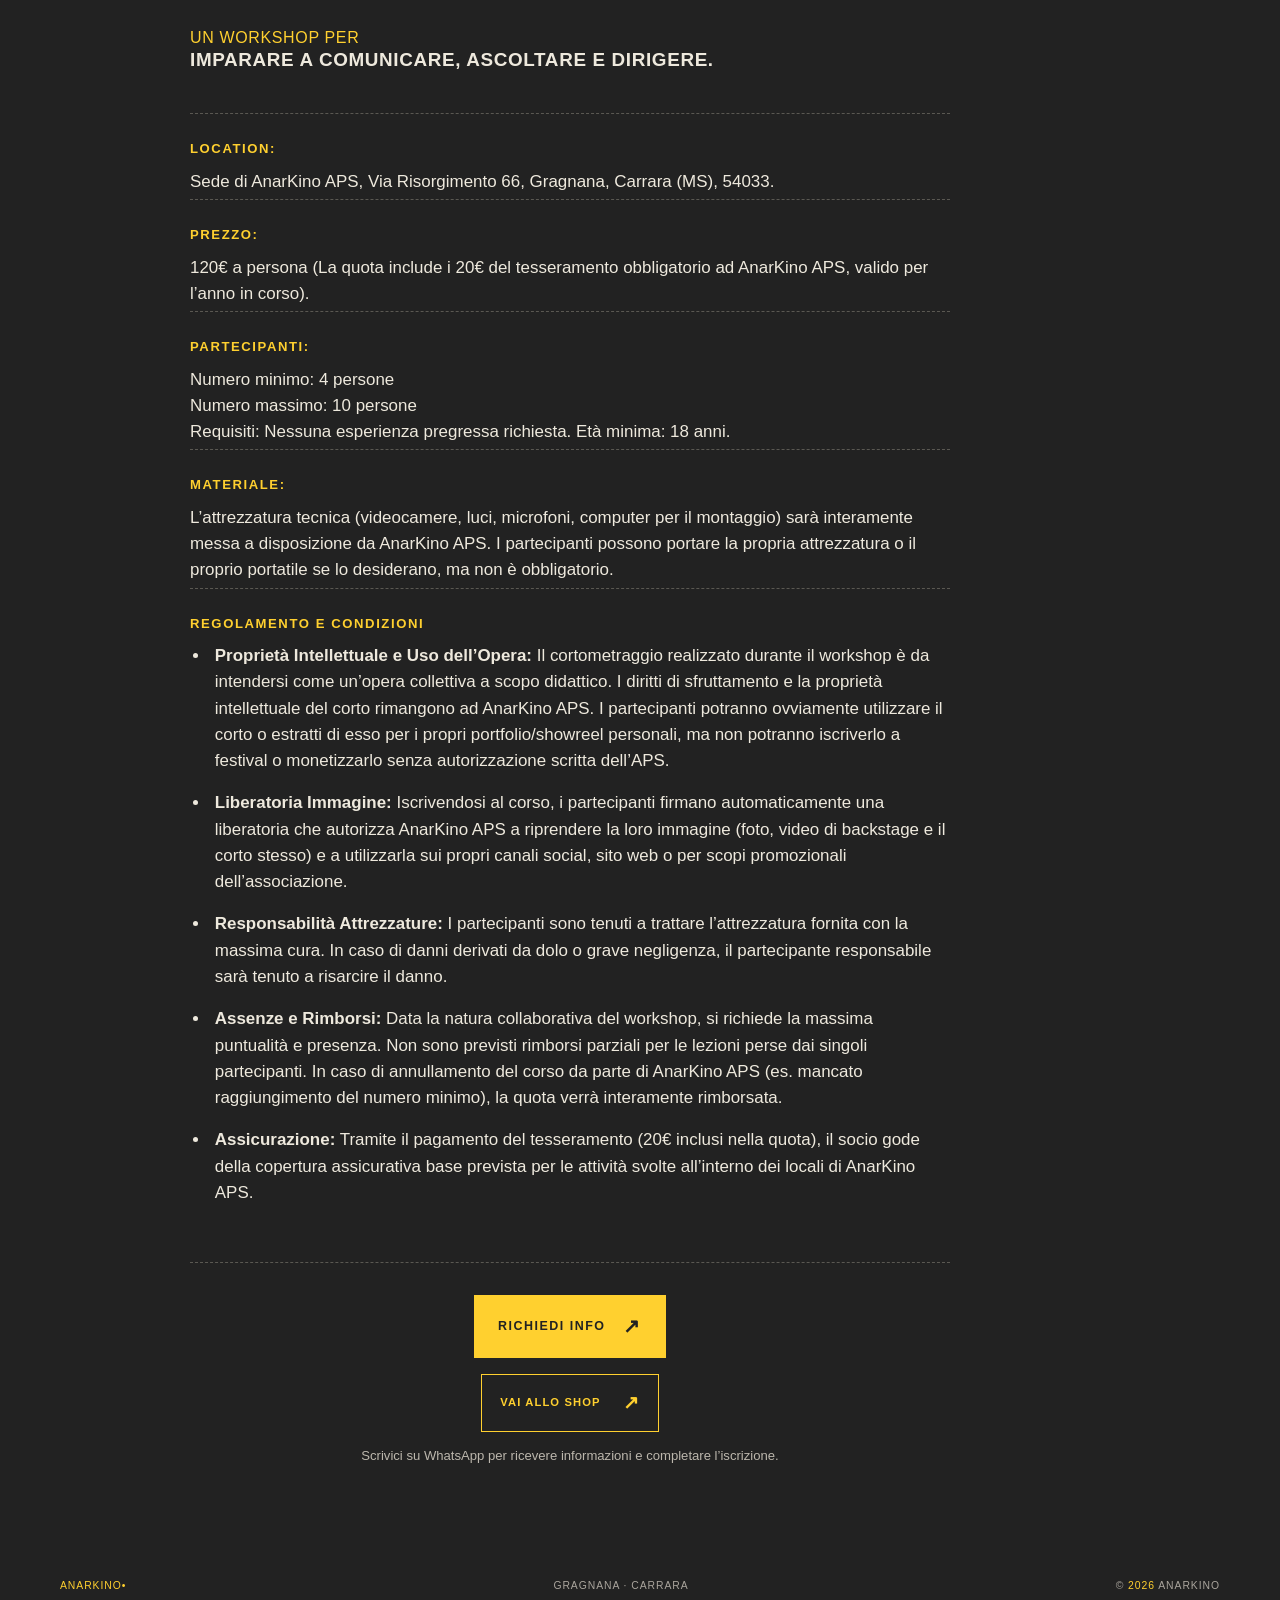
<file: workshop-acting.html>
<!doctype html>
<html lang="it">
<head>
  <meta charset="utf-8">
  <meta name="viewport" content="width=device-width, initial-scale=1">
  <meta name="description" content="Dall'altra parte della macchina — AnarKino APS.">
  <title>Dall'altra parte della macchina | AnarKino</title>
  <link rel="stylesheet" href="/styles.css?v=scroll-4">
  <script defer src="/shop-config.js?v=prices-47-31"></script>
  <script defer src="/script.js?v=credits-1"></script>
  <script defer src="/arcade.js?v=scroll-4"></script>
</head>
<body class="workshop-detail-page">
  <header class="site-header workshop-detail-header">
    <a class="brand" href="/index.html#workshop" aria-label="AnarKino, torna ai workshop">ANARKINO</a>

    <details class="navigation">
      <summary aria-label="Menu di navigazione"><span class="hamburger" aria-hidden="true"><i></i><i></i><i></i></span><span class="menu-label">Menu</span></summary>
      <nav class="navigation-panel" aria-label="Navigazione principale">
        <div>
          <a href="/index.html#cinemino">La rassegna</a><a href="/index.html#workshop">Workshop</a>
          <a href="/index.html#lavori">I nostri lavori</a>
          <a href="/index.html#shop">Lo shop</a><a href="/index.html#contatti">Contatti</a>
        </div>
        <div>
          <a href="/workshop-horror.html">Le forme della paura ↗</a>
          <a href="/workshop-cinema.html">Cinema per principianti ↗</a>
          <a href="/workshop-acting.html">Dall'altra parte della macchina ↗</a>
          <a href="/portfolio.html">Portfolio ↗</a>
          <a href="/shop.html">Tutti i prodotti ↗</a>
        </div>
      </nav>
    </details>
  </header>

  <main class="workshop-detail">
    <a class="back-link" href="/index.html#workshop">← Torna ai workshop</a>
    <article class="workshop-detail-card">
      <header class="workshop-detail-heading">
        <p class="eyebrow">Workshop · Cinema</p>
        <h1>DALL'ALTRA PARTE<br><em>DELLA MACCHINA</em></h1>
      </header>

      <figure class="workshop-detail-photo">
        <img src="/assets/recitazione.webp" alt="Workshop di recitazione">
      </figure>

      <div class="workshop-detail-meta">
        <p><strong>27 – 28 – 29</strong> NOVEMBRE<br><strong>4 – 5 – 6</strong> DICEMBRE</p>
        <p><strong>ORARIO</strong><br>14.00 – 19.00</p>
      </div>

      <div class="workshop-detail-copy">
        <p><strong>Un corso di recitazione per registi</strong>, per scoprire che dirigere non significa solo dire “azione”, ma imparare a comunicare, ascoltare e creare le condizioni perché qualcun altro possa esprimersi davanti alla macchina.</p>
        <p>Questo workshop nasce da un’idea semplice: un regista non lavora solo con obiettivi e inquadrature, ma soprattutto con persone.</p>
        <p>Attraverso esercizi di riscaldamento, ascolto, improvvisazione e presenza sperimenteremo in prima persona cosa significa esporsi davanti a una macchina da presa e lasciarsi guidare da chi sta dall’altra parte.</p>
        <p class="detail-highlight">UN WORKSHOP PER<br><strong>IMPARARE A COMUNICARE, ASCOLTARE E DIRIGERE.</strong></p>

        <section class="detail-section">
          <h2>LOCATION:</h2>
          <p>Sede di AnarKino APS, Via Risorgimento 66, Gragnana, Carrara (MS), 54033.</p>
        </section>
        <section class="detail-section">
          <h2>PREZZO:</h2>
          <p>120€ a persona (La quota include i 20€ del tesseramento obbligatorio ad AnarKino APS, valido per l’anno in corso).</p>
        </section>
        <section class="detail-section">
          <h2>PARTECIPANTI:</h2>
          <p>Numero minimo: 4 persone<br>Numero massimo: 10 persone<br>Requisiti: Nessuna esperienza pregressa richiesta. Età minima: 18 anni.</p>
        </section>
        <section class="detail-section">
          <h2>MATERIALE:</h2>
          <p>L’attrezzatura tecnica (videocamere, luci, microfoni, computer per il montaggio) sarà interamente messa a disposizione da AnarKino APS. I partecipanti possono portare la propria attrezzatura o il proprio portatile se lo desiderano, ma non è obbligatorio.</p>
        </section>
        <section class="detail-section detail-rules">
          <h2>REGOLAMENTO E CONDIZIONI</h2>
          <ul>
            <li><strong>Proprietà Intellettuale e Uso dell’Opera:</strong> Il cortometraggio realizzato durante il workshop è da intendersi come un’opera collettiva a scopo didattico. I diritti di sfruttamento e la proprietà intellettuale del corto rimangono ad AnarKino APS. I partecipanti potranno ovviamente utilizzare il corto o estratti di esso per i propri portfolio/showreel personali, ma non potranno iscriverlo a festival o monetizzarlo senza autorizzazione scritta dell’APS.</li>
            <li><strong>Liberatoria Immagine:</strong> Iscrivendosi al corso, i partecipanti firmano automaticamente una liberatoria che autorizza AnarKino APS a riprendere la loro immagine (foto, video di backstage e il corto stesso) e a utilizzarla sui propri canali social, sito web o per scopi promozionali dell’associazione.</li>
            <li><strong>Responsabilità Attrezzature:</strong> I partecipanti sono tenuti a trattare l’attrezzatura fornita con la massima cura. In caso di danni derivati da dolo o grave negligenza, il partecipante responsabile sarà tenuto a risarcire il danno.</li>
            <li><strong>Assenze e Rimborsi:</strong> Data la natura collaborativa del workshop, si richiede la massima puntualità e presenza. Non sono previsti rimborsi parziali per le lezioni perse dai singoli partecipanti. In caso di annullamento del corso da parte di AnarKino APS (es. mancato raggiungimento del numero minimo), la quota verrà interamente rimborsata.</li>
            <li><strong>Assicurazione:</strong> Tramite il pagamento del tesseramento (20€ inclusi nella quota), il socio gode della copertura assicurativa base prevista per le attività svolte all’interno dei locali di AnarKino APS.</li>
          </ul>
        </section>

      <div class="workshop-detail-signup">
        <a class="workshop-detail-signup-button" href="https://wa.me/393896861101?text=Buongiorno%2C%20vorrei%20iscrivermi%20al%20workshop%20Dall%27altra%20parte%20della%20macchina" target="_blank" rel="noreferrer">RICHIEDI INFO <span>↗</span></a>
        <div class="workshop-shop-link"><a class="button button-dark" href="/shop.html">Vai allo shop <span aria-hidden="true">↗</span></a></div>
        <p>Scrivici su WhatsApp per ricevere informazioni e completare l’iscrizione.</p>
      </div>
      </div>
    </article>
  </main>
  <footer class="site-footer section-shell"><span>ANARKINO<span class="dot">•</span></span><span>Gragnana · Carrara</span><span>© <span id="year"></span> Anarkino</span></footer>
</body>
</html>
</file>
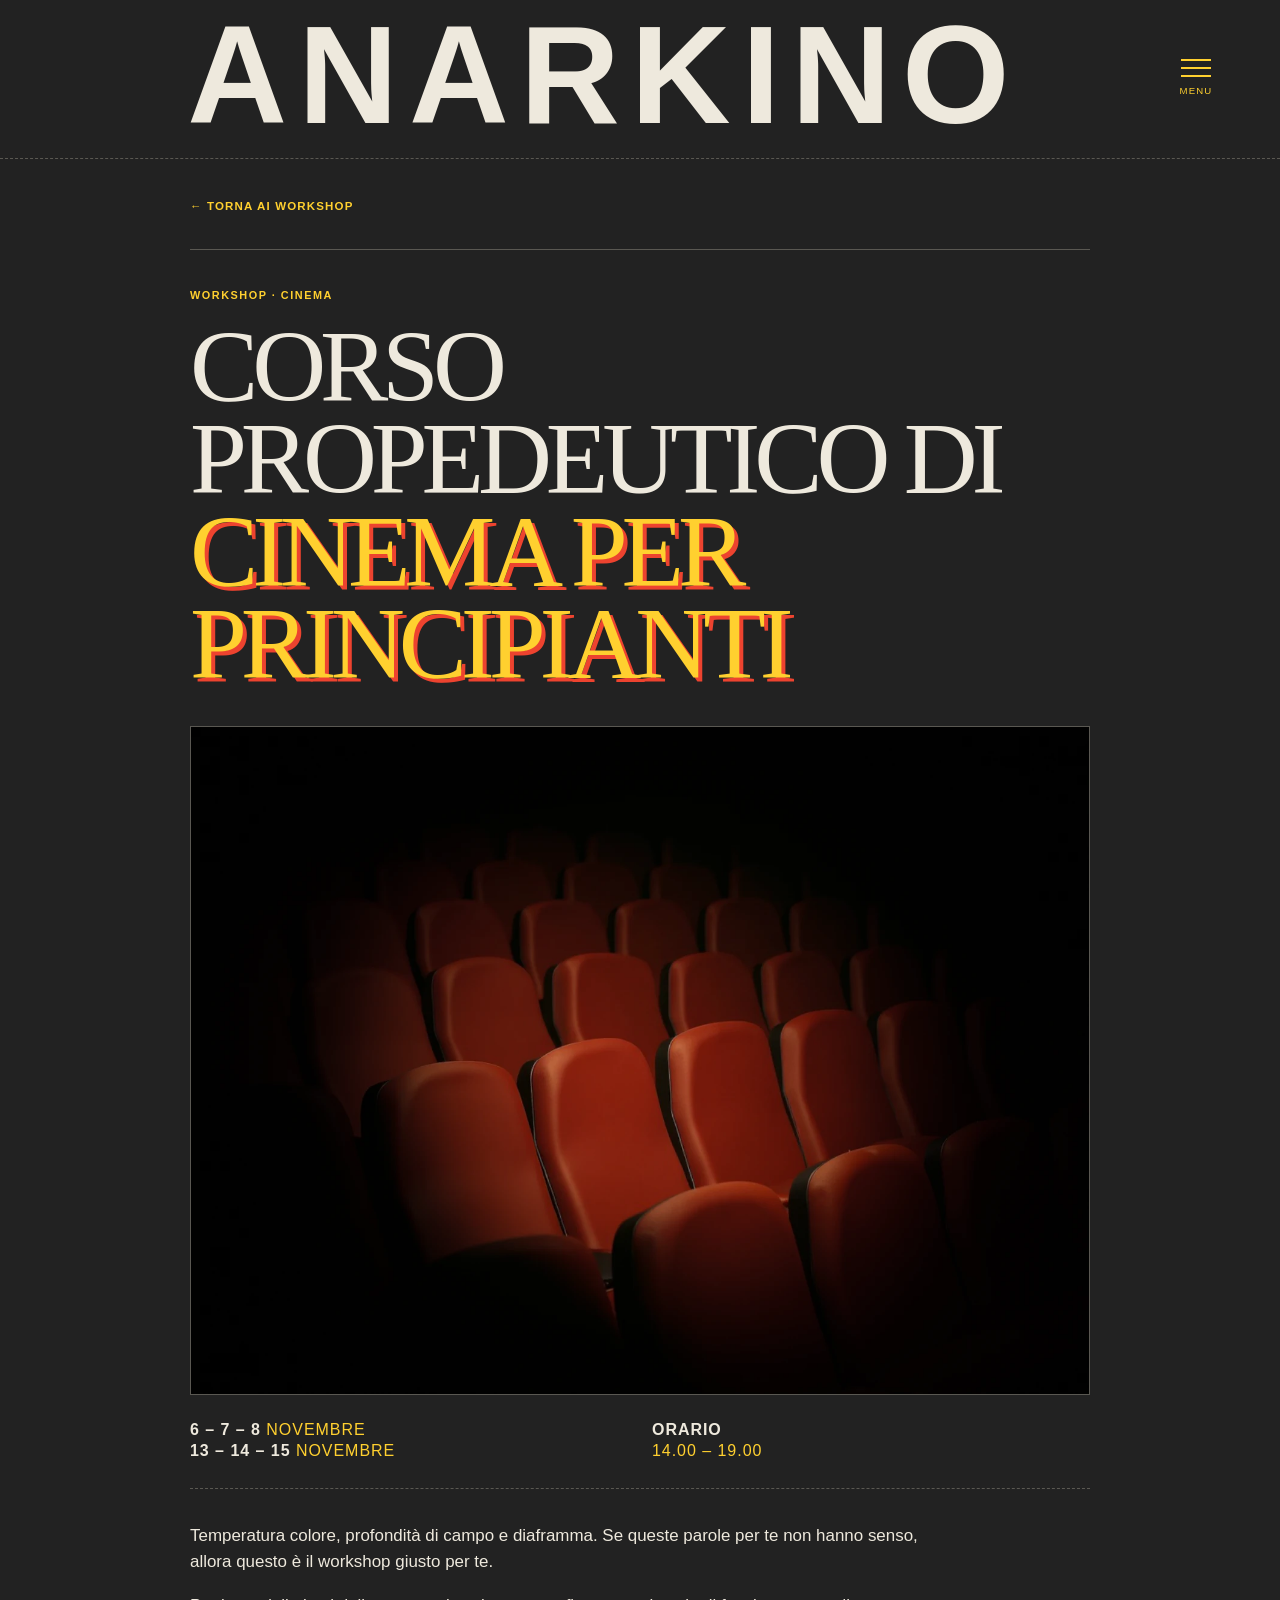
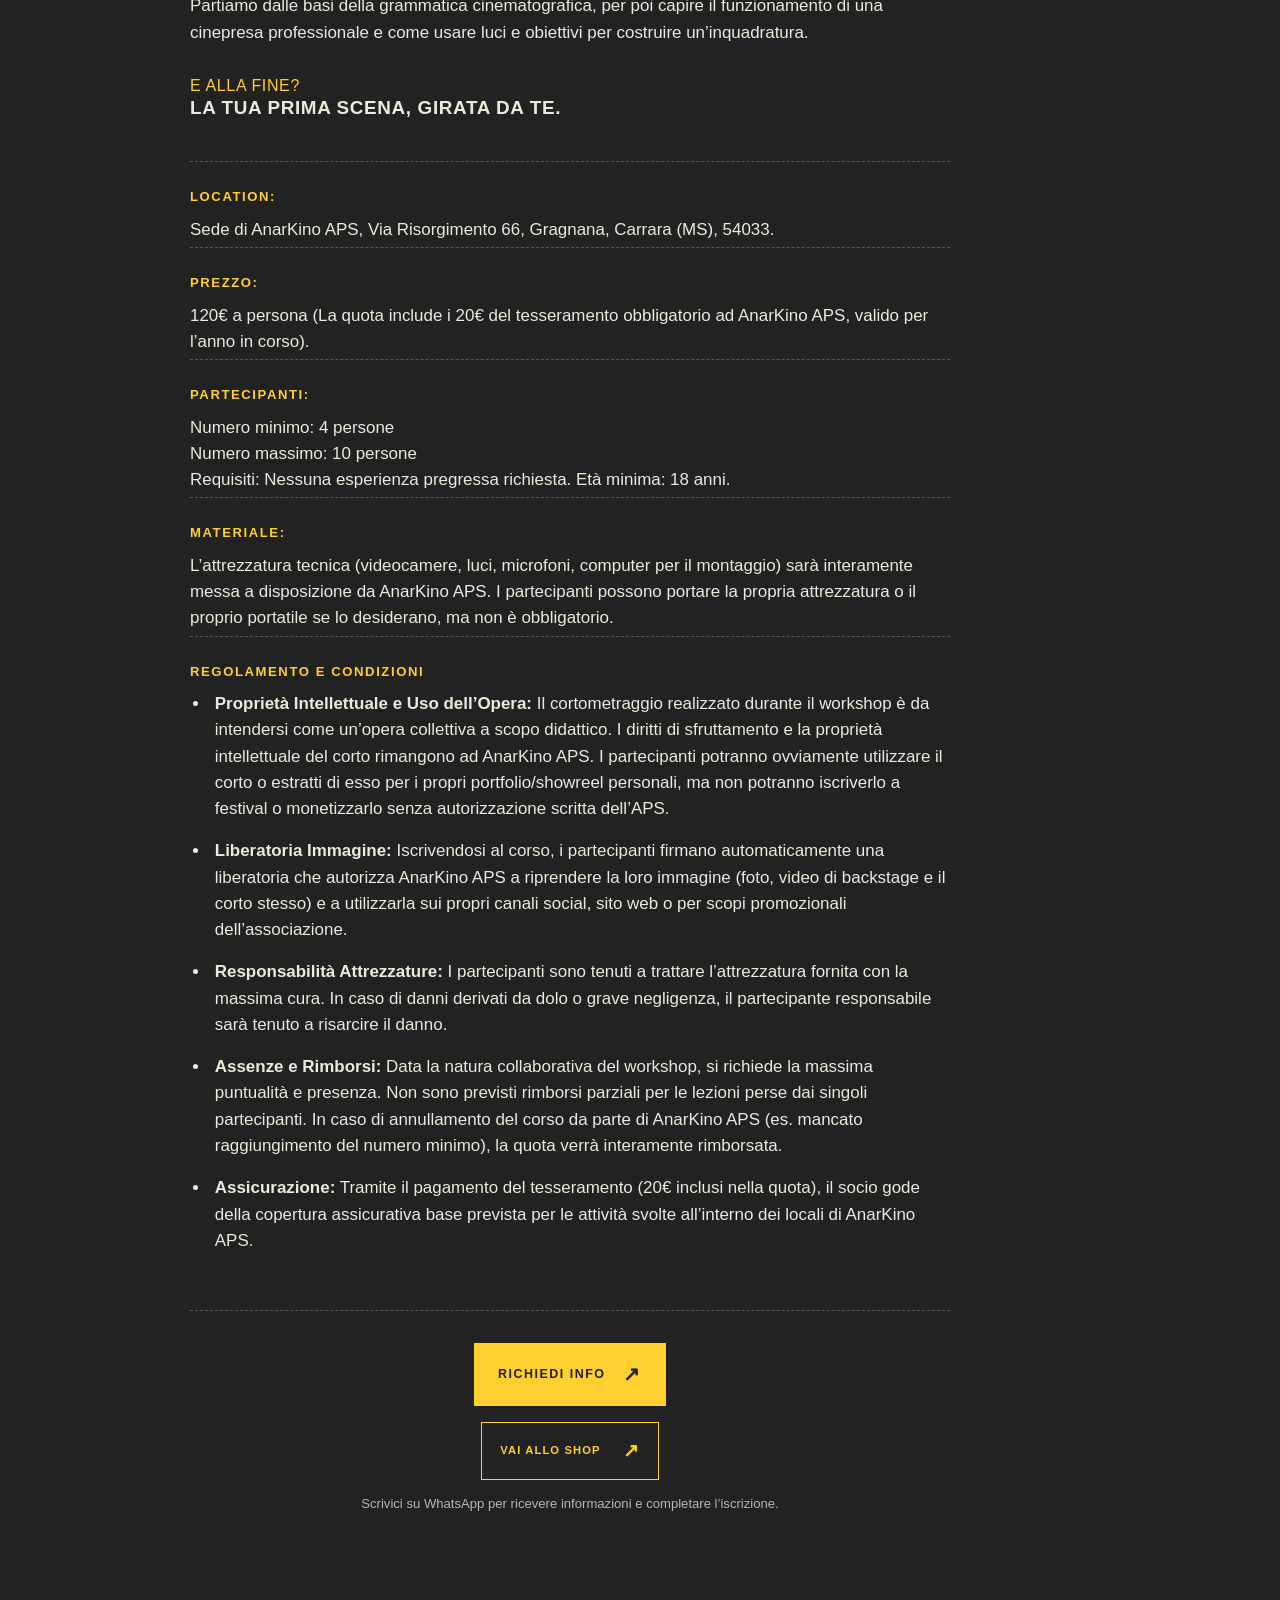
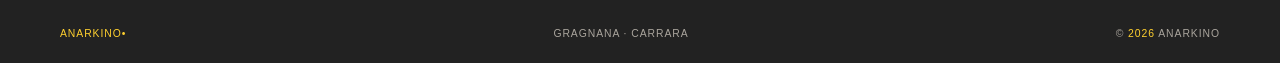
<file: workshop-cinema.html>
<!doctype html>
<html lang="it">
<head>
  <meta charset="utf-8">
  <meta name="viewport" content="width=device-width, initial-scale=1">
  <meta name="description" content="Corso propedeutico di cinema per principianti — AnarKino APS.">
  <title>Corso propedeutico di cinema per principianti | AnarKino</title>
  <link rel="stylesheet" href="/styles.css?v=scroll-4">
  <script defer src="/shop-config.js?v=prices-47-31"></script>
  <script defer src="/script.js?v=credits-1"></script>
  <script defer src="/arcade.js?v=scroll-4"></script>
</head>
<body class="workshop-detail-page">
  <header class="site-header workshop-detail-header">
    <a class="brand" href="/index.html#workshop" aria-label="AnarKino, torna ai workshop">ANARKINO</a>

    <details class="navigation">
      <summary aria-label="Menu di navigazione"><span class="hamburger" aria-hidden="true"><i></i><i></i><i></i></span><span class="menu-label">Menu</span></summary>
      <nav class="navigation-panel" aria-label="Navigazione principale">
        <div>
          <a href="/index.html#cinemino">La rassegna</a><a href="/index.html#workshop">Workshop</a>
          <a href="/index.html#lavori">I nostri lavori</a>
          <a href="/index.html#shop">Lo shop</a><a href="/index.html#contatti">Contatti</a>
        </div>
        <div>
          <a href="/workshop-horror.html">Le forme della paura ↗</a>
          <a href="/workshop-cinema.html">Cinema per principianti ↗</a>
          <a href="/workshop-acting.html">Dall'altra parte della macchina ↗</a>
          <a href="/portfolio.html">Portfolio ↗</a>
          <a href="/shop.html">Tutti i prodotti ↗</a>
        </div>
      </nav>
    </details>
  </header>

  <main class="workshop-detail">
    <a class="back-link" href="/index.html#workshop">← Torna ai workshop</a>
    <article class="workshop-detail-card">
      <header class="workshop-detail-heading">
        <p class="eyebrow">Workshop · Cinema</p>
        <h1>CORSO PROPEDEUTICO DI<br><em>CINEMA PER PRINCIPIANTI</em></h1>
      </header>

      <figure class="workshop-detail-photo">
        <img src="/assets/base.webp" alt="Workshop di cinema base">
      </figure>

      <div class="workshop-detail-meta">
        <p><strong>6 – 7 – 8</strong> NOVEMBRE<br><strong>13 – 14 – 15</strong> NOVEMBRE</p>
        <p><strong>ORARIO</strong><br>14.00 – 19.00</p>
      </div>

      <div class="workshop-detail-copy">
        <p>Temperatura colore, profondità di campo e diaframma. Se queste parole per te non hanno senso, allora questo è il workshop giusto per te.</p>
        <p>Partiamo dalle basi della grammatica cinematografica, per poi capire il funzionamento di una cinepresa professionale e come usare luci e obiettivi per costruire un’inquadratura.</p>
        <p class="detail-highlight">E ALLA FINE?<br><strong>LA TUA PRIMA SCENA, GIRATA DA TE.</strong></p>

        <section class="detail-section">
          <h2>LOCATION:</h2>
          <p>Sede di AnarKino APS, Via Risorgimento 66, Gragnana, Carrara (MS), 54033.</p>
        </section>
        <section class="detail-section">
          <h2>PREZZO:</h2>
          <p>120€ a persona (La quota include i 20€ del tesseramento obbligatorio ad AnarKino APS, valido per l’anno in corso).</p>
        </section>
        <section class="detail-section">
          <h2>PARTECIPANTI:</h2>
          <p>Numero minimo: 4 persone<br>Numero massimo: 10 persone<br>Requisiti: Nessuna esperienza pregressa richiesta. Età minima: 18 anni.</p>
        </section>
        <section class="detail-section">
          <h2>MATERIALE:</h2>
          <p>L’attrezzatura tecnica (videocamere, luci, microfoni, computer per il montaggio) sarà interamente messa a disposizione da AnarKino APS. I partecipanti possono portare la propria attrezzatura o il proprio portatile se lo desiderano, ma non è obbligatorio.</p>
        </section>
        <section class="detail-section detail-rules">
          <h2>REGOLAMENTO E CONDIZIONI</h2>
          <ul>
            <li><strong>Proprietà Intellettuale e Uso dell’Opera:</strong> Il cortometraggio realizzato durante il workshop è da intendersi come un’opera collettiva a scopo didattico. I diritti di sfruttamento e la proprietà intellettuale del corto rimangono ad AnarKino APS. I partecipanti potranno ovviamente utilizzare il corto o estratti di esso per i propri portfolio/showreel personali, ma non potranno iscriverlo a festival o monetizzarlo senza autorizzazione scritta dell’APS.</li>
            <li><strong>Liberatoria Immagine:</strong> Iscrivendosi al corso, i partecipanti firmano automaticamente una liberatoria che autorizza AnarKino APS a riprendere la loro immagine (foto, video di backstage e il corto stesso) e a utilizzarla sui propri canali social, sito web o per scopi promozionali dell’associazione.</li>
            <li><strong>Responsabilità Attrezzature:</strong> I partecipanti sono tenuti a trattare l’attrezzatura fornita con la massima cura. In caso di danni derivati da dolo o grave negligenza, il partecipante responsabile sarà tenuto a risarcire il danno.</li>
            <li><strong>Assenze e Rimborsi:</strong> Data la natura collaborativa del workshop, si richiede la massima puntualità e presenza. Non sono previsti rimborsi parziali per le lezioni perse dai singoli partecipanti. In caso di annullamento del corso da parte di AnarKino APS (es. mancato raggiungimento del numero minimo), la quota verrà interamente rimborsata.</li>
            <li><strong>Assicurazione:</strong> Tramite il pagamento del tesseramento (20€ inclusi nella quota), il socio gode della copertura assicurativa base prevista per le attività svolte all’interno dei locali di AnarKino APS.</li>
          </ul>
        </section>

      <div class="workshop-detail-signup">
        <a class="workshop-detail-signup-button" href="https://wa.me/393896861101?text=Buongiorno%2C%20vorrei%20iscrivermi%20al%20workshop%20Corso%20propedeutico%20di%20cinema%20per%20principianti" target="_blank" rel="noreferrer">RICHIEDI INFO<span>↗</span></a>
        <div class="workshop-shop-link"><a class="button button-dark" href="/shop.html">Vai allo shop <span aria-hidden="true">↗</span></a></div>
        <p>Scrivici su WhatsApp per ricevere informazioni e completare l’iscrizione.</p>
      </div>
      </div>
    </article>
  </main>
  <footer class="site-footer section-shell"><span>ANARKINO<span class="dot">•</span></span><span>Gragnana · Carrara</span><span>© <span id="year"></span> Anarkino</span></footer>
</body>
</html>
</file>
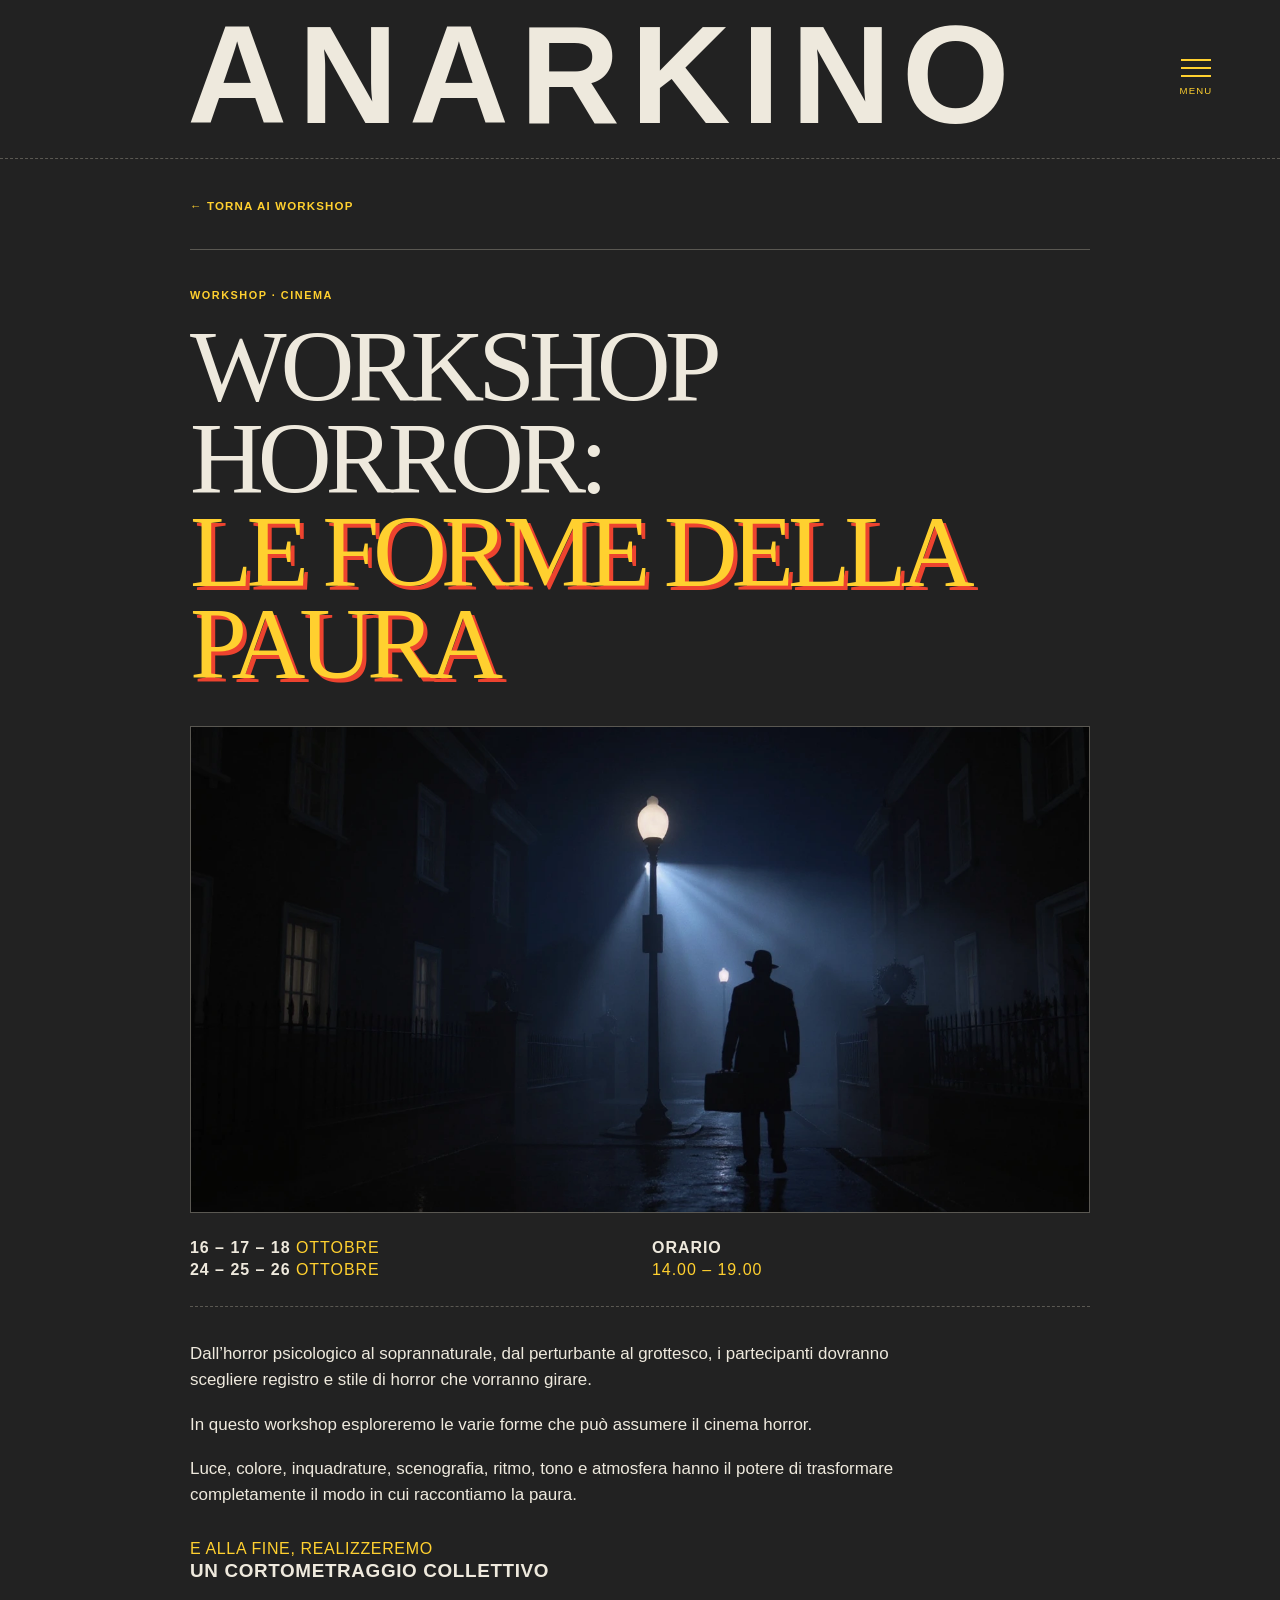
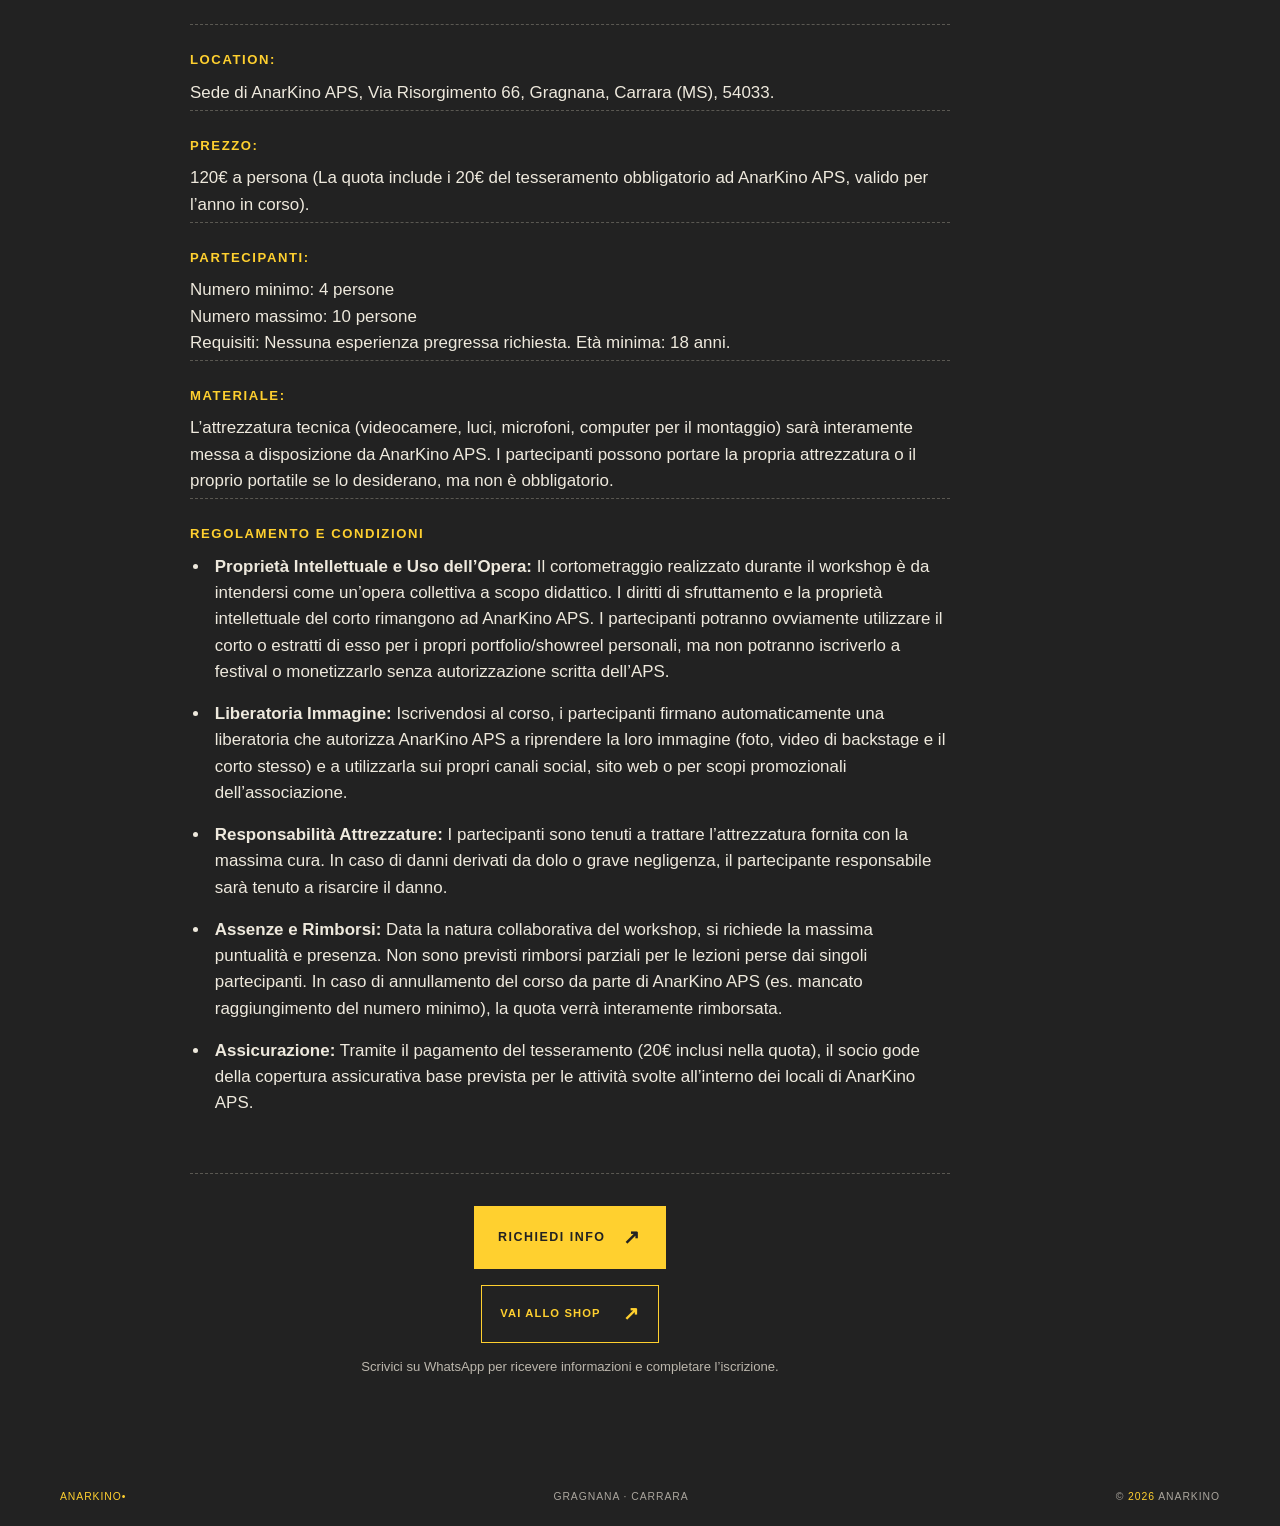
<file: workshop-horror.html>
<!doctype html>
<html lang="it">
<head>
  <meta charset="utf-8">
  <meta name="viewport" content="width=device-width, initial-scale=1">
  <meta name="description" content="Workshop Horror: Le forme della paura — AnarKino APS.">
  <title>Workshop Horror — Le forme della paura | AnarKino</title>
  <link rel="stylesheet" href="/styles.css?v=scroll-4">
  <script defer src="/shop-config.js?v=prices-47-31"></script>
  <script defer src="/script.js?v=credits-1"></script>
  <script defer src="/arcade.js?v=scroll-4"></script>
</head>
<body class="workshop-detail-page">
  <header class="site-header workshop-detail-header">
    <a class="brand" href="/index.html#workshop" aria-label="AnarKino, torna ai workshop">ANARKINO</a>

    <details class="navigation">
      <summary aria-label="Menu di navigazione"><span class="hamburger" aria-hidden="true"><i></i><i></i><i></i></span><span class="menu-label">Menu</span></summary>
      <nav class="navigation-panel" aria-label="Navigazione principale">
        <div>
          <a href="/index.html#cinemino">La rassegna</a><a href="/index.html#workshop">Workshop</a>
          <a href="/index.html#lavori">I nostri lavori</a>
          <a href="/index.html#shop">Lo shop</a><a href="/index.html#contatti">Contatti</a>
        </div>
        <div>
          <a href="/workshop-horror.html">Le forme della paura ↗</a>
          <a href="/workshop-cinema.html">Cinema per principianti ↗</a>
          <a href="/workshop-acting.html">Dall'altra parte della macchina ↗</a>
          <a href="/portfolio.html">Portfolio ↗</a>
          <a href="/shop.html">Tutti i prodotti ↗</a>
        </div>
      </nav>
    </details>
  </header>

  <main class="workshop-detail">
    <a class="back-link" href="/index.html#workshop">← Torna ai workshop</a>
    <article class="workshop-detail-card">
      <header class="workshop-detail-heading">
        <p class="eyebrow">Workshop · Cinema</p>
        <h1>WORKSHOP HORROR:<br><em>LE FORME DELLA PAURA</em></h1>
      </header>

      <figure class="workshop-detail-photo">
        <img src="/assets/horror.webp" alt="Workshop Horror: Le forme della paura">
      </figure>

      <div class="workshop-detail-meta">
        <p><strong>16 – 17 – 18</strong> OTTOBRE<br><strong>24 – 25 – 26</strong> OTTOBRE</p>
        <p><strong>ORARIO</strong><br>14.00 – 19.00</p>
      </div>

      <div class="workshop-detail-copy">
        <p>Dall’horror psicologico al soprannaturale, dal perturbante al grottesco, i partecipanti dovranno scegliere registro e stile di horror che vorranno girare.</p>
        <p>In questo workshop esploreremo le varie forme che può assumere il cinema horror.</p>
        <p>Luce, colore, inquadrature, scenografia, ritmo, tono e atmosfera hanno il potere di trasformare completamente il modo in cui raccontiamo la paura.</p>
        <p class="detail-highlight">E ALLA FINE, REALIZZEREMO<br><strong>UN CORTOMETRAGGIO COLLETTIVO</strong></p>

        <section class="detail-section">
          <h2>LOCATION:</h2>
          <p>Sede di AnarKino APS, Via Risorgimento 66, Gragnana, Carrara (MS), 54033.</p>
        </section>
        <section class="detail-section">
          <h2>PREZZO:</h2>
          <p>120€ a persona (La quota include i 20€ del tesseramento obbligatorio ad AnarKino APS, valido per l’anno in corso).</p>
        </section>
        <section class="detail-section">
          <h2>PARTECIPANTI:</h2>
          <p>Numero minimo: 4 persone<br>Numero massimo: 10 persone<br>Requisiti: Nessuna esperienza pregressa richiesta. Età minima: 18 anni.</p>
        </section>
        <section class="detail-section">
          <h2>MATERIALE:</h2>
          <p>L’attrezzatura tecnica (videocamere, luci, microfoni, computer per il montaggio) sarà interamente messa a disposizione da AnarKino APS. I partecipanti possono portare la propria attrezzatura o il proprio portatile se lo desiderano, ma non è obbligatorio.</p>
        </section>
        <section class="detail-section detail-rules">
          <h2>REGOLAMENTO E CONDIZIONI</h2>
          <ul>
            <li><strong>Proprietà Intellettuale e Uso dell’Opera:</strong> Il cortometraggio realizzato durante il workshop è da intendersi come un’opera collettiva a scopo didattico. I diritti di sfruttamento e la proprietà intellettuale del corto rimangono ad AnarKino APS. I partecipanti potranno ovviamente utilizzare il corto o estratti di esso per i propri portfolio/showreel personali, ma non potranno iscriverlo a festival o monetizzarlo senza autorizzazione scritta dell’APS.</li>
            <li><strong>Liberatoria Immagine:</strong> Iscrivendosi al corso, i partecipanti firmano automaticamente una liberatoria che autorizza AnarKino APS a riprendere la loro immagine (foto, video di backstage e il corto stesso) e a utilizzarla sui propri canali social, sito web o per scopi promozionali dell’associazione.</li>
            <li><strong>Responsabilità Attrezzature:</strong> I partecipanti sono tenuti a trattare l’attrezzatura fornita con la massima cura. In caso di danni derivati da dolo o grave negligenza, il partecipante responsabile sarà tenuto a risarcire il danno.</li>
            <li><strong>Assenze e Rimborsi:</strong> Data la natura collaborativa del workshop, si richiede la massima puntualità e presenza. Non sono previsti rimborsi parziali per le lezioni perse dai singoli partecipanti. In caso di annullamento del corso da parte di AnarKino APS (es. mancato raggiungimento del numero minimo), la quota verrà interamente rimborsata.</li>
            <li><strong>Assicurazione:</strong> Tramite il pagamento del tesseramento (20€ inclusi nella quota), il socio gode della copertura assicurativa base prevista per le attività svolte all’interno dei locali di AnarKino APS.</li>
          </ul>
        </section>

      <div class="workshop-detail-signup">
        <a class="workshop-detail-signup-button" href="https://wa.me/393896861101?text=Buongiorno%2C%20vorrei%20iscrivermi%20al%20workshop%20Workshop%20Horror" target="_blank" rel="noreferrer">RICHIEDI INFO <span>↗</span></a>
        <div class="workshop-shop-link"><a class="button button-dark" href="/shop.html">Vai allo shop <span aria-hidden="true">↗</span></a></div>
        <p>Scrivici su WhatsApp per ricevere informazioni e completare l’iscrizione.</p>
      </div>
      </div>
    </article>
  </main>
  <footer class="site-footer section-shell"><span>ANARKINO<span class="dot">•</span></span><span>Gragnana · Carrara</span><span>© <span id="year"></span> Anarkino</span></footer>
</body>
</html>
</file>
<file: styles.css>
:root{--black:#222222;--black-2:#2c2b29;--cream:#eee9dd;--yellow:#ffd02f;--red:#ed432f;--blue:#b9c9c7;--line:#5a5852;--serif:Georgia,'Times New Roman',serif;--sans:Arial,Helvetica,sans-serif}*{box-sizing:border-box}html{scroll-behavior:smooth}body{margin:0;background:var(--black);color:var(--cream);font-family:var(--sans);font-size:16px;line-height:1.45}.section-shell{width:min(1160px,calc(100% - 48px));margin:auto}.site-header{position:static;display:block;transform:translateY(-1px);padding:0 max(24px,calc((100vw - 1160px)/2));background:var(--black);border-bottom:1px dashed var(--line)}.brand{display:block;width:100%;text-align:center;color:var(--cream);font-weight:900;letter-spacing:.08em;text-decoration:none;font-size:clamp(3.6rem,12.6vw,10.8rem);line-height:.78;padding:28px 0 34px}.brand span,.dot{color:var(--red)}.site-nav,.menu-toggle{display:none}.eyebrow{margin:0 0 18px;color:var(--yellow);text-transform:uppercase;letter-spacing:.14em;font-size:.68rem;font-weight:bold}.hero{min-height:720px;display:grid;grid-template-columns:1fr 1fr;gap:8vw;align-items:center;padding-top:70px;padding-bottom:90px}.hero-copy{position:relative;z-index:2}.hero-copy:before{content:'CULTURA\A COMUNITÀ\A CINEMA';white-space:pre;position:absolute;top:-95px;left:-25px;color:var(--red);font-size:.68rem;line-height:1.15;letter-spacing:.16em;transform:rotate(-8deg)}h1,h2,h3{font-family:var(--serif);font-weight:400}h1,h2{line-height:.88;letter-spacing:-.06em}h1{font-size:clamp(4.7rem,9vw,9rem);margin:0 0 30px;color:var(--cream)}h1 em{color:var(--yellow);font-style:normal;text-shadow:5px 5px 0 var(--red)}h2{font-size:clamp(3.7rem,7vw,7.5rem);margin:0;color:var(--cream)}h3{margin:0}.hero-lead{max-width:440px;color:#bcb7ad;font-size:1.08rem;margin-bottom:33px}.button{display:inline-flex;align-items:center;gap:22px;padding:13px 18px;text-decoration:none;text-transform:uppercase;letter-spacing:.1em;font-size:.7rem;font-weight:bold}.button span{font-size:1.2rem}.button-light{background:var(--yellow);color:var(--black)}.button-dark{background:var(--black);color:var(--yellow);border:1px solid var(--yellow)}.hero-art{height:520px;position:relative;background:var(--blue);overflow:hidden;border:2px solid var(--cream);transform:rotate(2deg);box-shadow:14px 14px 0 var(--red)}.hero-art:before{content:'';position:absolute;width:380px;height:380px;background:var(--red);border-radius:50%;top:80px;left:60px}.hero-art:after{content:'ANARKINO';position:absolute;left:14px;bottom:12px;color:var(--black);font-size:1rem;font-weight:900;letter-spacing:.18em;transform:rotate(-7deg)}.film-frame{position:absolute;width:165px;height:220px;border:10px solid var(--cream);z-index:1;background:var(--yellow);box-shadow:8px 8px 0 var(--black)}.frame-one{top:48px;right:70px;transform:rotate(10deg)}.frame-two{bottom:40px;left:65px;background:var(--red);transform:rotate(-12deg)}.frame-three{top:175px;left:195px;background:var(--black);transform:rotate(4deg)}.art-caption{position:absolute;z-index:2;bottom:28px;right:22px;color:var(--cream);font-size:.66rem;line-height:1.05;text-align:right;text-transform:uppercase;letter-spacing:.12em}.cinemino{padding-top:70px;padding-bottom:35px;background:var(--black);width:100%;max-width:none;padding-left:max(24px,calc((100vw - 1160px)/2));padding-right:max(24px,calc((100vw - 1160px)/2))}.cinemino h2,.workshops h2{font-family:var(--sans);font-weight:900;letter-spacing:.08em;text-transform:uppercase}.workshops .section-heading{display:block;text-align:center}.workshops .section-heading>div{width:100%}.cinema-card{margin-top:42px;display:grid;grid-template-columns:43% 1fr;min-height:520px;background:transparent;border:0}.cinema-poster{position:relative;display:flex;align-items:center;justify-content:center;padding:28px;background:transparent;overflow:hidden}.cinema-poster img{display:block;width:100%;height:100%;max-height:600px;object-fit:contain;position:relative;z-index:1}.cinema-info{padding:65px 8%;display:flex;flex-direction:column;justify-content:center}.cinema-info .kicker{font-family:var(--serif);font-size:2.1rem;line-height:1.02;color:var(--yellow)}.cinema-info>p:not(.kicker){max-width:500px;color:#bcb7ad}.event-details{display:grid;grid-template-columns:repeat(3,1fr);gap:22px;margin:35px 0}.event-details span{display:block;color:var(--red);font-size:.65rem;text-transform:uppercase;letter-spacing:.12em;margin-bottom:7px}.event-details strong{font-size:.82rem}.text-link{color:var(--yellow);text-transform:uppercase;font-size:.7rem;letter-spacing:.11em;font-weight:bold;text-decoration:none}.text-link:hover{color:var(--red)}.section-dark{background:var(--black);color:var(--cream);width:100%;padding-left:max(24px,calc((100vw - 1160px)/2));padding-right:max(24px,calc((100vw - 1160px)/2))}.workshops{padding-top:45px;padding-bottom:40px;border-bottom:0}.split-heading{display:flex;justify-content:space-between;align-items:end;gap:45px}.section-intro{max-width:385px;color:#aaa59d;margin-bottom:8px}.workshop-grid{display:grid;grid-template-columns:1fr 1fr;gap:42px 18px;margin-top:55px}.workshop-card{min-width:0;background:transparent;border:0;position:relative;overflow:visible}.workshop-card:after{display:none}.workshop-image{aspect-ratio:auto;overflow:visible;background:transparent}.workshop-image img{display:block;width:100%;height:auto;object-fit:contain;filter:grayscale(.08) contrast(1.08);transition:transform .35s ease}.workshop-card:hover .workshop-image img{transform:scale(1.03)}.workshop-copy{padding:24px 23px 28px;min-height:205px;display:flex;flex-direction:column;justify-content:space-between}.workshop-number{font-size:.7rem;font-weight:bold;color:var(--yellow)}.workshop-card h3{font-size:2.15rem;line-height:.9;margin:18px 0 12px;color:var(--cream)}.workshop-card p{font-size:.86rem;margin:25px;color:#aaa59d;max-width:270px}.workshop-cinema{grid-column:1;grid-row:2;justify-self:start;width:150%;display:grid;grid-template-columns:1fr 1.4fr;grid-template-areas:'title title' 'image copy' 'dates copy';column-gap:18px;row-gap:12px;align-content:start}.workshop-acting{grid-column:2;grid-row:2;justify-self:end;width:70%;align-self:start;margin-top:120px}.workshop-card .cinema-workshop-title{grid-area:title;color:var(--yellow);font-family:var(--sans);font-size:clamp(.84rem,1.4vw,1.4rem);font-weight:900;line-height:.95;text-transform:uppercase;margin:0}.workshop-card .acting-workshop-title{color:var(--yellow);font-family:var(--sans);font-size:clamp(1.2rem,2vw,2rem);font-weight:900;line-height:.95;text-transform:uppercase;margin:0 0 16px}.acting-workshop-copy{position:absolute;right:75%;top:190px;width:100%;color:var(--cream);font-family:var(--sans);font-size:clamp(.78rem,1vw,.95rem);line-height:1.35}.acting-workshop-copy p{margin:0}.acting-workshop-copy strong{color:var(--yellow)}.acting-workshop-dates{margin:12px 0 0;text-align:center;color:var(--cream);font-size:clamp(.9rem,1.4vw,1.35rem)!important;line-height:1.15;text-transform:uppercase}.acting-workshop-dates strong{color:var(--yellow)}.acting-workshop-dates strong span{color:var(--cream)}.acting-workshop-dates>span{display:block;color:var(--cream);margin-top:8px}.cinema-workshop-image{grid-area:image}.cinema-workshop-image img{display:block;width:100%;height:auto}.cinema-workshop-copy{grid-area:copy;color:#bcb7ad;font-size:clamp(1.12rem,1.54vw,1.4rem);line-height:1.3;font-weight:700}.cinema-workshop-copy p{margin:0}.cinema-workshop-highlight{margin-top:28px!important;color:var(--yellow);font-style:italic}.workshop-card .cinema-workshop-dates{grid-area:dates;margin:0;text-align:center;color:var(--cream);font-size:clamp(.9rem,1.4vw,1.35rem)!important;line-height:1.15;text-transform:uppercase}.workshop-card .cinema-workshop-dates strong{color:var(--yellow);font-size:1em}.workshop-card .cinema-workshop-dates strong span{color:var(--cream)}.workshop-card .cinema-workshop-dates>span{display:block;color:var(--cream);font-size:1em;margin-top:8px}.workshop-horror{grid-column:1/-1;grid-row:1;justify-self:center;display:grid;grid-template-columns:1fr 1.6fr 1fr;grid-template-areas:'title title title' 'left center right' '. footer .';gap:24px;max-width:1200px;margin:0 auto;padding:32px;background:var(--black);color:var(--cream);font-family:var(--sans)}.workshop-horror .workshop-title{grid-area:title;text-align:center;font-size:clamp(1.8rem,3.5vw,3.3rem);font-weight:900;line-height:.95;color:var(--yellow);text-transform:uppercase}.workshop-horror .workshop-left{grid-area:left;align-self:center;font-size:clamp(.96rem,1.44vw,1.26rem);line-height:1.45;font-weight:700;margin-right:-10%;position:relative;z-index:2}.workshop-horror .workshop-center{grid-area:center;position:relative}.workshop-horror .workshop-center img{display:block;width:100%;aspect-ratio:16/10;object-fit:cover}.workshop-horror .workshop-right{grid-area:right;align-self:center;font-size:clamp(.96rem,1.44vw,1.26rem);line-height:1.45;font-weight:700}.workshop-horror .workshop-left p,.workshop-horror .workshop-right p{margin:0}.workshop-horror .highlight{margin-top:30px;text-align:center;font-style:italic}.workshop-horror .highlight strong{color:var(--yellow)}.workshop-horror .topics{position:absolute;top:18px;right:18px;display:flex;flex-direction:column;gap:5px;font-weight:900;font-size:clamp(.7rem,1vw,.95rem)}.workshop-horror .workshop-footer{grid-area:footer;text-align:center;text-transform:uppercase;font-weight:900}.workshop-horror .dates{font-size:clamp(1rem,1.8vw,1.5rem);line-height:1.2}.workshop-horror .dates strong{color:var(--yellow);font-size:1.25em}.workshop-horror .time{margin-top:10px;font-size:clamp(1rem,1.7vw,1.45rem)}.workshop-horror .places{margin-top:8px;color:var(--yellow);font-size:clamp(1.2rem,2vw,1.8rem)}.workshop-cta{display:none}.portfolio{padding-top:0;padding-bottom:40px}.portfolio .section-heading{text-align:center;display:block}.portfolio h2{font-family:var(--sans);font-weight:900;font-size:clamp(2.59rem,4.9vw,5.25rem);letter-spacing:.08em;text-transform:uppercase;color:var(--yellow);text-align:center}.portfolio .section-intro{max-width:none;width:100%;margin:16px 0 8px;text-align:center}.portfolio .eyebrow,.collaborators .eyebrow{color:var(--red)}.portfolio-grid{display:grid;grid-template-columns:repeat(3,1fr);gap:24px;margin-top:48px}.project-image{aspect-ratio:16/9;position:relative;overflow:hidden;border:1px solid var(--line)}.project-large .project-image{aspect-ratio:16/9}.project-image:before{content:'';position:absolute;inset:13% 17%;border:1px dashed rgba(255,255,255,.7);transform:rotate(-16deg)}.project-image span{position:absolute;right:20px;bottom:12px;color:#fff;font-family:var(--serif);font-size:4rem;font-style:italic}.project-red{background:var(--red)}.project-yellow{background:var(--yellow)}.project-blue{background:var(--blue)}.project-red:after{content:'ANARKINO';position:absolute;top:35%;left:13%;font-family:var(--serif);font-size:3.3rem;line-height:.8;transform:rotate(-16deg);color:var(--cream)}.project-yellow:after{content:'LUCE\A MOVIMENTO';white-space:pre;position:absolute;top:30%;left:12%;font-family:var(--serif);font-size:2.5rem;line-height:.8;transform:rotate(9deg)}.project-blue:after{content:'ASCOLTARE';position:absolute;top:40%;left:12%;font-family:var(--serif);font-size:2.6rem;line-height:.8;transform:rotate(-9deg);color:var(--cream)}.project-meta{padding-top:15px}.project-meta h3{font-size:1.5rem;color:var(--cream)}.project-meta p{font-size:.7rem;text-transform:uppercase;color:#aaa59d;letter-spacing:.08em}.replace-note{font-size:.75rem;color:#77736b;margin-top:35px}.collaborators{padding:40px 0;border-top:0;border-bottom:1px dashed var(--line)}.collaborators h2{font-size:3.2rem}.logo-row{display:grid;grid-template-columns:repeat(4,1fr);border-top:1px solid var(--line);border-bottom:1px solid var(--line);margin-top:45px}.logo-row span{padding:22px 10px;text-align:center;color:#aaa59d;font-size:.65rem;letter-spacing:.12em}.logo-row span+span{border-left:1px solid var(--line)}.contact{display:grid;grid-template-columns:1fr 1fr;gap:60px;background:var(--yellow);color:var(--black);max-width:none;width:100%;padding:95px max(24px,calc((100vw - 1160px)/2));}.contact h2{color:var(--black)}.contact .eyebrow{color:var(--red)}.contact-copy{align-self:end;max-width:420px}.contact-details{font-family:var(--serif);font-size:1.35rem;line-height:1.35}.contact-details a{color:var(--black);text-decoration:none}.contact-details a:hover{text-decoration:underline}.site-footer{display:flex;justify-content:space-between;gap:20px;padding-top:22px;padding-bottom:22px;font-size:.65rem;text-transform:uppercase;letter-spacing:.09em;color:#aaa59d}.site-footer span:first-child{color:var(--yellow)}@media(max-width:800px){.site-header{padding:15px 20px}.menu-toggle{display:block}.site-nav{display:none;position:absolute;top:58px;left:0;right:0;padding:20px;background:var(--black);border-bottom:1px dashed var(--line);flex-direction:column;align-items:stretch}.site-nav.is-open{display:flex}.site-nav a{padding:10px}.hero{grid-template-columns:1fr;min-height:0;padding-top:80px}.hero-art{height:390px;margin:14px 12px 25px 0}.cinema-card{grid-template-columns:1fr}.cinema-poster{min-height:420px}.event-details{grid-template-columns:1fr;gap:18px}.split-heading{display:block}.section-intro{margin-top:24px}.workshop-grid{grid-template-columns:1fr}.workshop-horror,.workshop-cinema,.workshop-acting{grid-column:1;justify-self:center;width:75%}.workshop-acting{grid-row:3;margin-top:0}.acting-workshop-copy{position:static;width:auto}.workshop-cinema{grid-row:2;grid-template-columns:1fr;grid-template-areas:'title' 'image' 'copy' 'dates';column-gap:14px;row-gap:0}.workshop-horror{grid-template-columns:1fr;grid-template-areas:'title' 'center' 'left' 'right' 'footer';padding:18px}.workshop-horror .workshop-title-desktop{display:inline}.workshop-horror .workshop-title-mobile{display:none}.workshops h2{font-size:clamp(2.96rem,5.6vw,6rem)}.workshop-horror .workshop-title{font-size:clamp(1.08rem,5.76vw,1.73rem)}.workshop-horror .workshop-left,.workshop-horror .workshop-right{font-size:.78rem;margin:0;padding:0}.workshop-horror .workshop-center img{aspect-ratio:16/10}.workshop-horror .workshop-footer{margin-top:8px}.portfolio-grid{grid-template-columns:1fr 1fr}.project-large{grid-column:1/-1}.contact{grid-template-columns:1fr;gap:20px}.site-footer{flex-wrap:wrap}.site-footer span:last-child{width:100%}}@media(max-width:480px){.section-shell{width:min(100% - 36px,1160px)}h1{font-size:4.2rem}.hero-art{height:330px}.frame-one{right:15px}.frame-three{left:94px}.cinemino{padding-left:18px;padding-right:18px}.cinema-poster{min-height:370px;padding:16px}.workshop-grid,.portfolio-grid{grid-template-columns:1fr}.project-large{grid-column:auto}.logo-row{grid-template-columns:1fr 1fr}.logo-row span:nth-child(3){border-left:0;border-top:1px solid var(--line)}.logo-row span:nth-child(4){border-top:1px solid var(--line)}.contact{padding-left:24px;padding-right:24px}.site-footer{font-size:.58rem}}
@media(min-width:801px){.horror-connectors{display:block;position:absolute;inset:0;width:100%;height:100%;z-index:10;overflow:visible!important;pointer-events:none}.horror-connectors path{fill:none;stroke:var(--yellow);stroke-width:6;stroke-linecap:round;stroke-linejoin:round;stroke-dasharray:14 11}.workshop-horror>*:not(.horror-connectors){position:relative;z-index:1}.workshop-horror .workshop-title,.workshop-horror .workshop-left,.workshop-horror .workshop-right,.workshop-horror .workshop-footer,.workshop-horror .topics{z-index:11}}
@media(max-width:800px){.horror-connectors{display:none!important}.cinemino h2{text-align:center}.brand{font-size:clamp(2.88rem,14.4vw,5.4rem);padding:22px 0 28px}.hero{gap:28px;padding:54px 0 64px}.hero-copy:before{top:-48px;left:0;font-size:.55rem}.hero-lead{font-size:.98rem}.hero-art{width:calc(100% - 12px);height:340px;margin:0 6px 0 0}.cinemino{padding:44px 16px 28px}.cinemino h2{font-size:clamp(1.88rem,8.8vw,3.36rem);line-height:.9}.cinema-card{margin-top:24px;min-height:0;display:grid;grid-template-columns:1fr}.cinema-poster{min-height:0;padding:8px}.cinema-poster img{width:min(84%,360px);height:auto;max-height:none;margin:auto}.cinema-info{padding:26px 5% 18px}.cinema-info .kicker{font-size:clamp(1.65rem,7vw,2.4rem)}.cinema-info>p:not(.kicker){font-size:1rem}.event-details{grid-template-columns:1fr;gap:16px;margin:24px 0}.text-link{font-size:.78rem}.workshops{padding-top:34px;padding-bottom:40px}.workshop-grid{grid-template-columns:1fr;gap:32px;margin-top:34px}.workshop-horror,.workshop-cinema,.workshop-acting{grid-column:1;justify-self:center;width:min(100%,620px);margin-left:auto;margin-right:auto}.workshop-horror{grid-row:1;padding:16px;gap:18px}.workshop-horror .workshop-center img{width:min(88%,330px);margin:auto}.workshop-horror .workshop-left,.workshop-horror .workshop-right{font-size:.78rem;line-height:1.35;margin:0;padding:0}.workshop-cinema{grid-row:2;grid-template-columns:1fr;grid-template-areas:'title' 'image' 'copy' 'dates' 'button';column-gap:0;row-gap:10px;align-content:start}.workshop-card .cinema-workshop-title{font-size:clamp(1.07rem,5.6vw,1.5rem);text-align:center}.cinema-workshop-image img{width:min(88%,330px);margin:auto}.cinema-workshop-copy{font-size:clamp(.92rem,3.8vw,1.15rem);line-height:1.34;font-weight:600;max-width:none;width:100%}.cinema-workshop-copy p{margin:0}.cinema-workshop-copy .cinema-workshop-highlight{margin-top:16px!important}.workshop-card .cinema-workshop-dates{font-size:clamp(.9rem,4.2vw,1.25rem)!important;margin-top:10px}.workshop-acting{grid-row:3;margin-top:0;display:flex;flex-direction:column}.workshop-acting .acting-workshop-title{order:1}.workshop-acting .workshop-image{order:2}.workshop-acting .acting-workshop-copy{order:3}.workshop-acting .acting-workshop-dates{order:4}.workshop-card .acting-workshop-title{font-size:clamp(1.05rem,6vw,1.7rem);margin-bottom:10px;text-align:center}.workshop-acting .workshop-image img{width:min(88%,330px);margin:auto}.acting-workshop-copy{position:static;top:auto;right:auto;width:100%;font-size:clamp(.82rem,3.5vw,1rem);line-height:1.35;font-weight:600;margin-top:12px}.acting-workshop-copy p{margin:0}.workshop-acting .acting-workshop-dates{font-size:clamp(.9rem,4.2vw,1.25rem)!important;margin-top:28px!important}.workshop-cta{display:block;pointer-events:none;margin:14px auto 0;padding:10px 16px;border:1px solid var(--yellow);background:transparent;color:var(--yellow);font:900 .7rem var(--sans);letter-spacing:.08em;text-transform:uppercase}.cinema-workshop-cta{grid-area:button}.workshop-acting .acting-workshop-cta{order:5}.portfolio{padding-top:0;padding-bottom:40px}.portfolio-grid{grid-template-columns:1fr;gap:28px;margin-top:38px}.project-large{grid-column:auto}.collaborators{padding:40px 0}.collaborators h2{font-size:2.6rem}.logo-row{grid-template-columns:1fr 1fr;margin-top:30px}.logo-row span{padding:18px 8px;font-size:.58rem}.contact{grid-template-columns:1fr;gap:18px;padding:64px 24px}.contact-copy p{font-size:1.25rem}.site-footer{font-size:.58rem;padding-left:16px;padding-right:16px}}@media(min-width:801px){.workshop-cta{display:block;position:absolute;z-index:20;opacity:0;visibility:hidden;pointer-events:none;transition:opacity .2s ease,visibility .2s ease}.workshop-horror .workshop-cta{left:50%;top:50%;transform:translate(-50%,-50%)}.workshop-cinema .workshop-cta{left:50%;top:42%;transform:translate(-50%,-50%)}.workshop-acting .workshop-cta{left:50%;top:34%;transform:translate(-50%,-50%)}.workshop-horror:hover .workshop-cta,.workshop-cinema:hover .workshop-cta,.workshop-acting:hover .workshop-cta{opacity:1;visibility:visible}}


/* Workshop detail */
.workshop-detail-page{background:var(--black);color:var(--cream)}
.workshop-detail-header{border-bottom:1px dashed var(--line)}
.workshop-detail-header .brand{font-size:clamp(2.8rem,8vw,7rem);padding:22px 0 28px}
.workshop-detail{width:min(900px,calc(100% - 48px));margin:0 auto;padding:34px 0 90px}
.back-link{display:inline-block;color:var(--yellow);font-size:.72rem;font-weight:700;letter-spacing:.1em;text-decoration:none;text-transform:uppercase;margin-bottom:34px}
.workshop-detail-card{border-top:1px solid var(--line);padding-top:38px}
.workshop-detail-heading h1{font-family:var(--serif);font-size:clamp(3rem,8vw,7.2rem);font-weight:400;line-height:.9;letter-spacing:-.06em;margin:0 0 36px}
.workshop-detail-heading h1 em{color:var(--yellow);font-style:normal;text-shadow:4px 4px 0 var(--red)}
.workshop-detail-photo{margin:0;background:var(--black-2);border:1px solid var(--line)}
.workshop-detail-photo img{display:block;width:100%;height:auto;max-height:680px;object-fit:cover}
.workshop-detail-meta{display:grid;grid-template-columns:1fr 1fr;gap:24px;border-bottom:1px dashed var(--line);padding:24px 0 26px;color:var(--yellow);font-size:1rem;line-height:1.35;text-transform:uppercase;letter-spacing:.06em}
.workshop-detail-meta p{margin:0}.workshop-detail-meta strong{color:var(--cream)}
.workshop-detail-copy{max-width:760px;padding-top:34px;font-size:1.06rem;line-height:1.55}.workshop-detail-copy>p{margin:0 0 18px}.detail-highlight{color:var(--yellow);font-size:1rem;line-height:1.25;letter-spacing:.04em;margin:30px 0 42px!important}.detail-highlight strong{font-size:1.18rem;color:var(--cream)}
.detail-section{border-top:1px dashed var(--line);padding:28px 0 4px}.detail-section h2{font-family:var(--sans);font-size:.82rem;line-height:1.1;letter-spacing:.12em;color:var(--yellow);font-weight:700;margin:0 0 12px}.detail-section p{margin:0}.detail-rules ul{margin:0;padding-left:1.25rem}.detail-rules li{padding-left:.3rem;margin:0 0 16px}.detail-rules strong{color:var(--cream)}
@media(max-width:800px){.workshop-detail{width:min(100% - 32px,620px);padding-top:24px;padding-bottom:60px}.workshop-detail-card{padding-top:28px}.workshop-detail-heading h1{font-size:clamp(2.65rem,12vw,5rem);margin-bottom:26px}.workshop-detail-meta{grid-template-columns:1fr;gap:12px;font-size:.88rem;padding:18px 0 20px}.workshop-detail-copy{padding-top:26px;font-size:.98rem;line-height:1.5}.detail-highlight{font-size:.88rem}.detail-highlight strong{font-size:1rem}.detail-section{padding-top:22px}.detail-rules ul{padding-left:1.1rem}.detail-rules li{padding-left:.15rem;margin-bottom:14px}}

/* Workshop horror CTA must remain clickable above the decorative connector. */
.workshop-card .workshop-cta[href]{pointer-events:auto!important;cursor:pointer}
.workshop-detail-signup{border-top:1px dashed var(--line);margin-top:36px;padding-top:32px;text-align:center}.workshop-detail-signup-button{display:inline-flex;align-items:center;gap:18px;background:var(--yellow);color:var(--black);padding:16px 24px;text-decoration:none;font-size:.78rem;font-weight:900;letter-spacing:.12em}.workshop-detail-signup-button span{font-size:1.25rem}.workshop-detail-signup p{margin:14px 0 0;color:#bcb7ad;font-size:.82rem}.workshop-detail-signup-button:hover{background:var(--cream)}
@media(max-width:800px){.workshop-detail-signup{margin-top:28px;padding-top:26px}.workshop-detail-signup-button{width:100%;justify-content:center}}
@media(min-width:801px){.workshop-card .workshop-cta[href]{position:absolute;display:inline-flex;align-items:center;justify-content:center;width:max-content;padding:12px 18px;background:var(--yellow);border:2px solid var(--black);box-shadow:4px 4px 0 var(--red);color:var(--black);font-size:.72rem;font-weight:900;letter-spacing:.1em;line-height:1;text-decoration:none;transform:translate(-50%,-50%);z-index:30}.workshop-card .workshop-cta[href]:hover{background:var(--cream);transform:translate(-50%,-50%)}.workshop-horror .workshop-footer{position:static}.workshop-horror .workshop-cta[href]{left:50%;top:44%}.workshop-cinema .workshop-cta[href]{left:20.5%;top:25%}.workshop-acting .workshop-cta[href]{left:50%;top:45%}}

/* Navigazione condivisa e shop */
.site-header{position:relative;display:flex;align-items:center;gap:24px;transform:none;z-index:40}
.site-header .brand{flex:1;min-width:0;font-size:clamp(2rem,10.8vw,9rem)}
.navigation{flex:none}
.navigation>summary{list-style:none;cursor:pointer;min-width:48px;min-height:48px;display:flex;flex-direction:column;justify-content:center;align-items:center;gap:7px;color:var(--yellow)}
.navigation>summary::-webkit-details-marker{display:none}
.hamburger{display:grid;gap:6px;width:30px}.hamburger i{height:2px;background:currentColor;display:block;transition:transform .2s}
.navigation[open] .hamburger i:first-child{transform:translateY(8px) rotate(45deg)}
.navigation[open] .hamburger i:nth-child(2){opacity:0}
.navigation[open] .hamburger i:last-child{transform:translateY(-8px) rotate(-45deg)}
.menu-label{font-size:.6rem;letter-spacing:.12em;text-transform:uppercase}
.navigation-panel{position:absolute;top:100%;right:max(24px,calc((100vw - 1160px)/2));width:min(650px,calc(100vw - 48px));max-height:75vh;overflow:auto;display:grid;grid-template-columns:1fr 1fr;gap:28px;padding:28px;background:var(--black-2);border:1px solid var(--line);box-shadow:8px 8px 0 var(--red)}
.navigation-panel p{color:var(--yellow);font-size:.68rem;text-transform:uppercase;letter-spacing:.1em;margin:0 0 12px}
.navigation-panel a{display:block;color:var(--cream);text-decoration:none;padding:10px 0;border-bottom:1px dashed var(--line);font-size:.95rem}
.navigation-panel a:hover{color:var(--yellow)}
:focus-visible{outline:3px solid var(--yellow);outline-offset:5px}
section[id]{scroll-margin-top:24px}
.shop-section{padding-top:64px;padding-bottom:64px}.shop-heading{display:flex;justify-content:space-between;align-items:end;gap:24px}
.shop-heading h2{font-family:var(--sans);font-weight:900;font-size:clamp(2.59rem,4.9vw,5.25rem);letter-spacing:.08em;color:var(--yellow)}
.shop-heading{margin-bottom:40px}
.shop-intro{max-width:620px;color:#bcb7ad;font-size:1.1rem;margin:24px 0 36px}
.product-grid{display:grid;grid-template-columns:repeat(3,minmax(0,1fr));gap:28px}
.product-card{min-width:0;border:1px solid var(--line);display:flex;flex-direction:column}
.product-visual{position:relative;aspect-ratio:1/1;flex-shrink:0;background:transparent;display:grid;place-items:center;overflow:hidden}
.product-photo{width:100%;height:100%;object-fit:contain;position:absolute;inset:0}
.product-placeholder{position:absolute;bottom:14px;color:var(--black);font-size:.65rem;letter-spacing:.1em;text-transform:uppercase}
.garment{width:62%;height:72%;background:var(--black);display:grid;place-items:center;clip-path:polygon(28% 10%,40% 4%,60% 4%,72% 10%,100% 28%,87% 52%,74% 44%,76% 100%,24% 100%,26% 44%,13% 52%,0 28%);transform:rotate(-5deg)}
.garment-hoodie{clip-path:polygon(36% 0,64% 0,70% 15%,83% 21%,100% 91%,82% 97%,71% 52%,74% 100%,26% 100%,29% 52%,18% 97%,0 91%,17% 21%,30% 15%);transform:rotate(5deg)}
.garment span{font-size:clamp(.65rem,1.7vw,1.3rem);font-weight:900;letter-spacing:.08em;color:var(--cream)}
.product-info{padding:28px;display:flex;flex-direction:column;align-items:flex-start;flex:1}.product-info .button{margin-top:auto}.product-price-note{font-size:.8rem;color:#bcb7ad;margin:0 0 22px}.product-info .eyebrow{margin-bottom:12px}.product-info h3{font-size:2rem;line-height:1.1}.product-description{color:#bcb7ad;min-height:3em}.product-price{font-weight:bold;color:var(--yellow)}
.product-unavailable{border:1px solid var(--line);color:#bcb7ad;background:transparent;cursor:not-allowed}
.shop-page{padding-top:36px;padding-bottom:72px}.shop-page h1{font-size:clamp(3.5rem,9vw,8rem)}
.shop-help{margin-top:64px;border-top:1px dashed var(--line);padding-top:36px;max-width:760px}.shop-help h2{font-size:2.7rem;margin-bottom:28px}
.shop-help details{border-bottom:1px solid var(--line);padding:18px 0}.shop-help summary{cursor:pointer;font-weight:bold}.shop-help p{color:#bcb7ad}.shop-help a,.site-footer a{color:var(--yellow)}
@media(min-width:601px) and (max-width:900px){.product-grid{grid-template-columns:repeat(2,minmax(0,1fr))}}
@media(max-width:600px){.site-header{gap:12px;padding-left:18px;padding-right:18px}.site-header .brand{font-size:clamp(1.8rem,10vw,3.8rem);letter-spacing:.04em}.navigation-panel{right:18px;width:calc(100vw - 36px);grid-template-columns:1fr;gap:24px;padding:22px}.shop-heading{align-items:start;flex-direction:column}.product-grid{grid-template-columns:1fr}.shop-section{padding-top:44px;padding-bottom:44px}.product-info{padding:22px}.garment span{font-size:1rem}}
@media(prefers-reduced-motion:reduce){html{scroll-behavior:auto}*,*::before,*::after{transition:none!important}}

/* Portfolio: anteprime YouTube privacy-enhanced, apertura esterna al clic. */
.film-grid{display:grid;grid-template-columns:repeat(3,minmax(0,1fr));gap:28px;margin-top:40px}
.film-card{min-width:0;border-bottom:1px dashed var(--line)}
.film-preview{position:relative;aspect-ratio:16/9;background:var(--black-2);isolation:isolate}
.film-preview iframe{position:absolute;inset:0;width:100%;height:100%;border:0;pointer-events:none}
.film-open{position:absolute;inset:0;z-index:1;display:block;background:transparent}
.film-copy{padding:24px 0}.film-copy .eyebrow{margin-bottom:12px}.film-copy h3{font-size:clamp(1.6rem,2.5vw,2.2rem);line-height:1.1}.film-copy h3 a{color:var(--cream);text-decoration:none}.film-copy h3 a:hover{color:var(--yellow)}
.film-external{font:1rem var(--sans);color:var(--yellow);white-space:nowrap}.film-author{color:#bcb7ad;font-size:.8rem;margin:16px 0 0}.film-author a{color:inherit;text-underline-offset:4px}
.portfolio-more{display:flex;justify-content:center;margin-top:32px}.portfolio-page{padding-top:36px;padding-bottom:72px}.portfolio-page h1{font-family:var(--sans);font-weight:900;letter-spacing:.08em;font-size:clamp(2rem,6.5vw,6rem);line-height:1.05;color:var(--cream);text-shadow:none}.portfolio-lead{max-width:620px;color:#bcb7ad;font-size:1.1rem}
.portfolio-page .film-grid{grid-template-columns:1fr;gap:40px}.portfolio-page .film-card{display:grid;grid-template-columns:minmax(0,1.5fr) minmax(0,1fr);gap:36px;padding-bottom:40px;align-items:center}.portfolio-page .film-copy{padding:0}
.visually-hidden{position:absolute;width:1px;height:1px;padding:0;margin:-1px;overflow:hidden;clip-path:inset(50%);white-space:nowrap;border:0}
@media(max-width:800px){.film-grid{grid-template-columns:1fr;gap:30px}.portfolio-page .film-card{grid-template-columns:1fr;gap:22px;padding-bottom:28px}.film-copy h3{font-size:1.9rem}}

/* Spazi per i prossimi asset del portfolio. */
[hidden]{display:none!important}
@media(max-width:600px){.site-header{gap:8px;padding-left:12px;padding-right:12px}.site-header .brand{font-size:clamp(2rem,11.5vw,4.3rem);letter-spacing:0}.shop-heading{margin-bottom:32px}}

.film-preview-placeholder{display:grid;place-items:center;border:1px dashed var(--line)}
.film-preview-placeholder span{color:var(--line);font-family:var(--sans);font-size:clamp(2rem,6vw,5rem);font-weight:900}

/* Immagini portfolio complete, senza ritaglio e senza collegamenti esterni. */
.film-preview-image{aspect-ratio:auto;background:transparent}
.film-preview-image img{display:block;width:100%;height:auto}

.film-description{margin:18px 0 0;color:#bcb7ad;font-size:.95rem;line-height:1.65;overflow-wrap:anywhere}

.workshop-shop-link{margin-top:16px}

.product-pending{display:flex;flex-direction:column;align-items:flex-start;gap:8px;margin-top:16px}
.coming-soon{font-size:.65rem;letter-spacing:.1em;text-transform:uppercase;color:var(--yellow)}
.site-footer .year-credit{color:inherit;text-decoration:none}
.arcade-layer{position:fixed;inset:0;pointer-events:none;z-index:1000}
.arcade-hud{position:absolute;top:12px;left:12px;right:12px;width:fit-content;max-width:calc(100% - 24px);padding:10px 14px;background:var(--black);border:1px dashed var(--yellow);color:var(--cream);font:700 .7rem/1.5 var(--sans);letter-spacing:.05em}
.arcade-ship{position:absolute;bottom:40px;width:40px;height:28px;filter:drop-shadow(0 3px 3px rgba(0,0,0,.85))}
.arcade-ship::before{content:"";position:absolute;inset:0;background:var(--yellow);clip-path:polygon(0 100%,20% 60%,40% 60%,50% 0,60% 60%,80% 60%,100% 100%)}
.arcade-laser{position:absolute;bottom:68px;top:0;width:3px;background:var(--red)}
.arcade-hit{visibility:hidden!important}

#year{-webkit-touch-callout:none;user-select:none}
.arcade-touch .arcade-ship{bottom:calc(150px + env(safe-area-inset-bottom,0px))}
.arcade-controls{position:absolute;left:18px;right:18px;bottom:calc(18px + env(safe-area-inset-bottom,0px));display:flex;align-items:center;gap:18px;pointer-events:none}
.arcade-joystick{width:100px;height:100px;border:2px solid var(--yellow);border-radius:50%;background:var(--black);display:grid;place-items:center;pointer-events:auto;touch-action:none;user-select:none}
.arcade-knob{width:42px;height:42px;border-radius:50%;background:var(--yellow)}
.arcade-fire{pointer-events:auto;touch-action:manipulation;border:2px solid var(--yellow);background:var(--black);color:var(--yellow);min-height:48px;padding:12px 16px;font:900 .7rem var(--sans);text-transform:uppercase;cursor:pointer}
.arcade-fire{margin-left:auto;border-radius:50%;width:78px;height:78px;background:var(--red);border-color:var(--red);color:var(--cream)}

/* Fumetto arcade: effetti temporanei, tutti ripristinati a fine partita. */
.arcade-hit,.arcade-hit *{visibility:hidden!important}
.arcade-pop{position:fixed;transform:translate(-50%,-50%);padding:12px 18px;background:var(--yellow);color:var(--black);font:900 1.5rem var(--sans);clip-path:polygon(0 30%,25% 25%,20% 0,50% 16%,75% 0,78% 28%,100% 35%,85% 60%,100% 85%,65% 80%,50% 100%,35% 80%,0 90%,15% 55%);animation:arcade-pop .65s ease-out forwards}
.arcade-finale{background:rgba(34,34,34,.88);display:grid;place-items:center}
.arcade-finale .arcade-ship,.arcade-finale .arcade-laser,.arcade-finale .arcade-joystick,.arcade-finale .arcade-fire{display:none}
.arcade-kaboom{width:min(90vw,740px);min-height:min(65vw,460px);padding:70px 30px;display:flex;flex-direction:column;align-items:center;justify-content:center;gap:8px;background:var(--yellow);color:var(--black);clip-path:polygon(0 25%,22% 24%,13% 0,40% 15%,54% 0,65% 17%,90% 3%,82% 30%,100% 35%,86% 53%,100% 80%,72% 77%,75% 100%,52% 86%,29% 100%,30% 79%,0 86%,12% 55%);font:900 clamp(1rem,4vw,2.4rem)/1 var(--sans);animation:arcade-boom .5s cubic-bezier(.2,.8,.3,1.2) both}
.arcade-kaboom strong{color:var(--red);text-transform:uppercase;font-size:clamp(2.5rem,11vw,6rem);text-shadow:3px 3px 0 var(--black);letter-spacing:-.04em}
.arcade-quake main{animation:arcade-quake .45s ease-out}
@keyframes arcade-pop{from{opacity:1;scale:.65}to{opacity:0;scale:1.4;translate:0 -30px}}
@keyframes arcade-boom{from{transform:scale(.2) rotate(-12deg)}to{transform:scale(1) rotate(-4deg)}}
@keyframes arcade-quake{0%,100%{transform:translateX(0)}20%{transform:translateX(-8px)}40%{transform:translateX(8px)}60%{transform:translateX(-5px)}80%{transform:translateX(5px)}}
@media(prefers-reduced-motion:reduce){.arcade-pop,.arcade-kaboom,.arcade-quake main{animation:none}}

.arcade-kaboom>span:first-child{font-size:clamp(2rem,8vw,4.5rem);font-weight:900;color:var(--red)}
.arcade-kaboom strong{font-size:clamp(.75rem,2.4vw,1.25rem);text-transform:none;text-shadow:none;letter-spacing:0;text-align:center;max-width:75%;line-height:1.4;color:var(--black)}

.arcade-controls{left:max(16px,env(safe-area-inset-left,0px));right:max(16px,env(safe-area-inset-right,0px));bottom:max(16px,env(safe-area-inset-bottom,0px));gap:12px}
.arcade-joystick{width:clamp(72px,22vw,100px);height:clamp(72px,22vw,100px);flex-shrink:0}
.arcade-fire{width:clamp(64px,19vw,78px);height:clamp(64px,19vw,78px);flex-shrink:0}
.arcade-touch .arcade-ship{bottom:calc(clamp(72px,22vw,100px) + max(16px,env(safe-area-inset-bottom,0px)) + 18px)}
</file>
